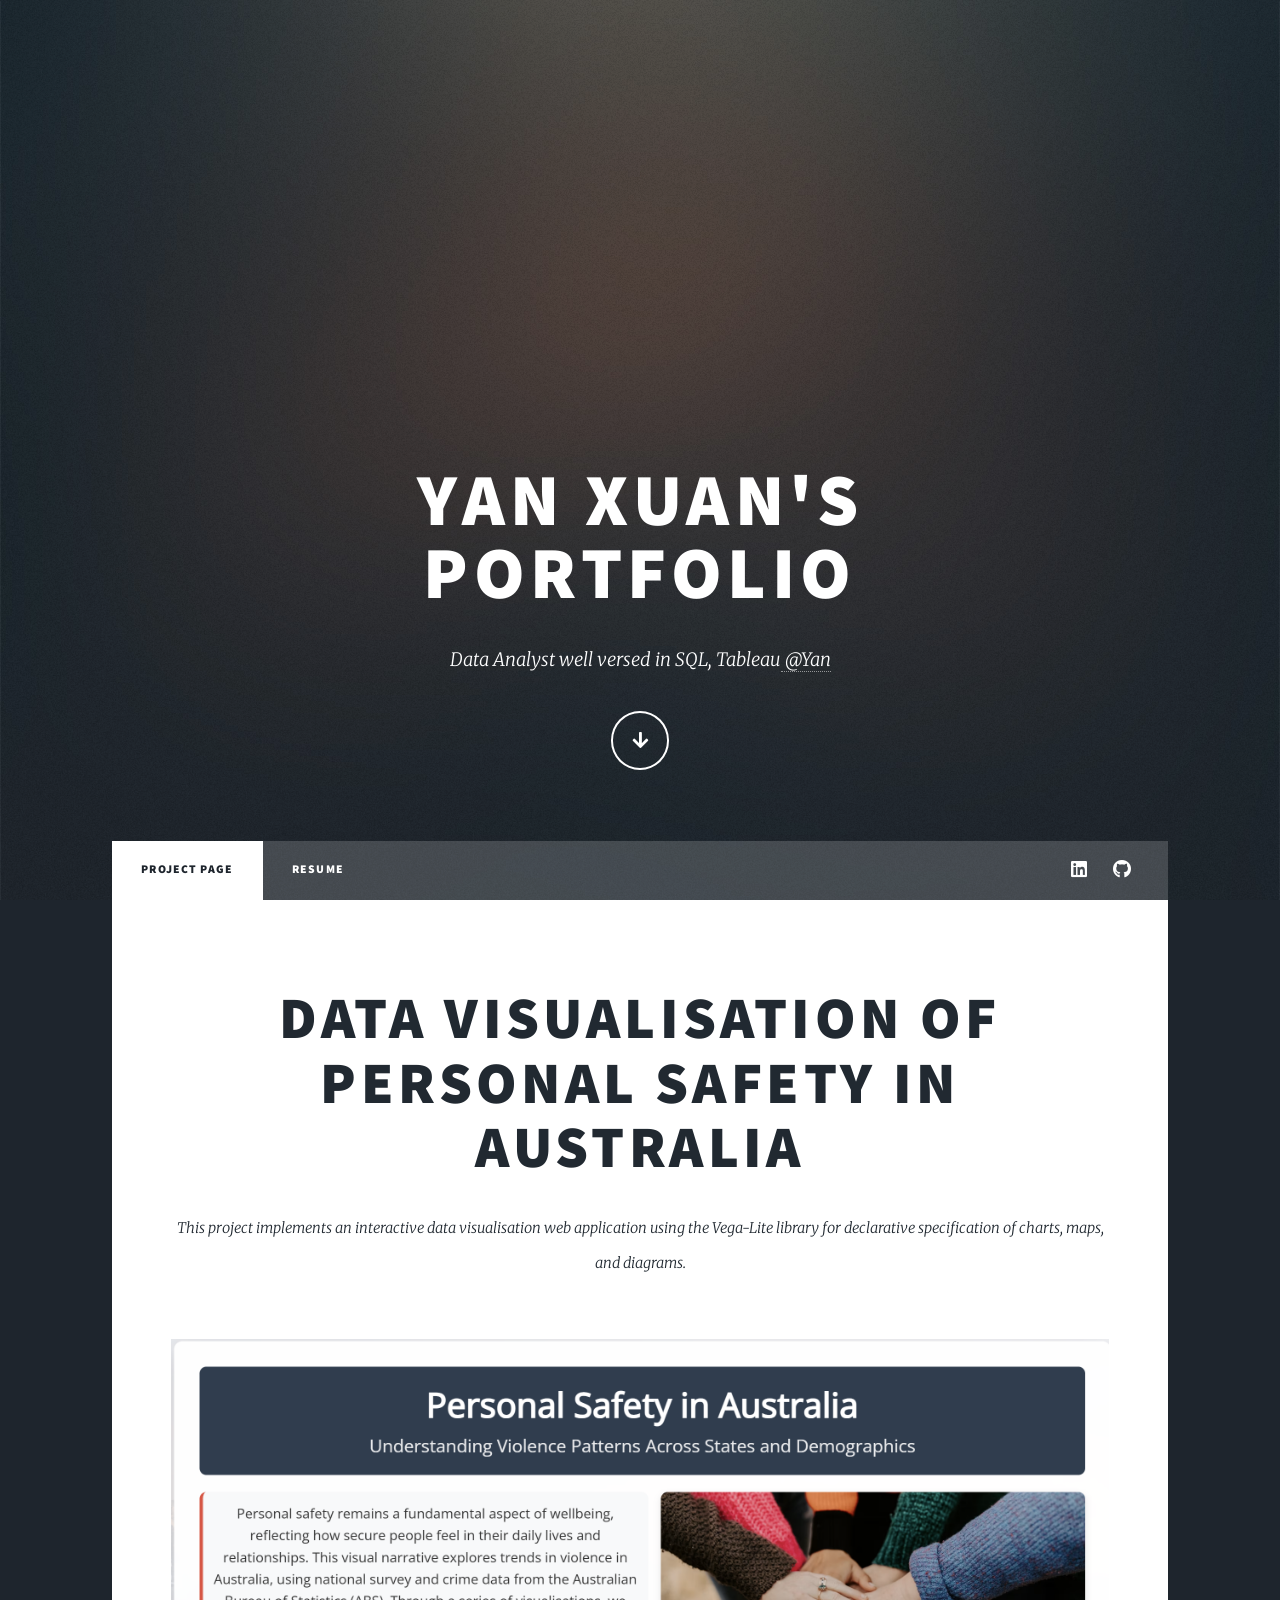
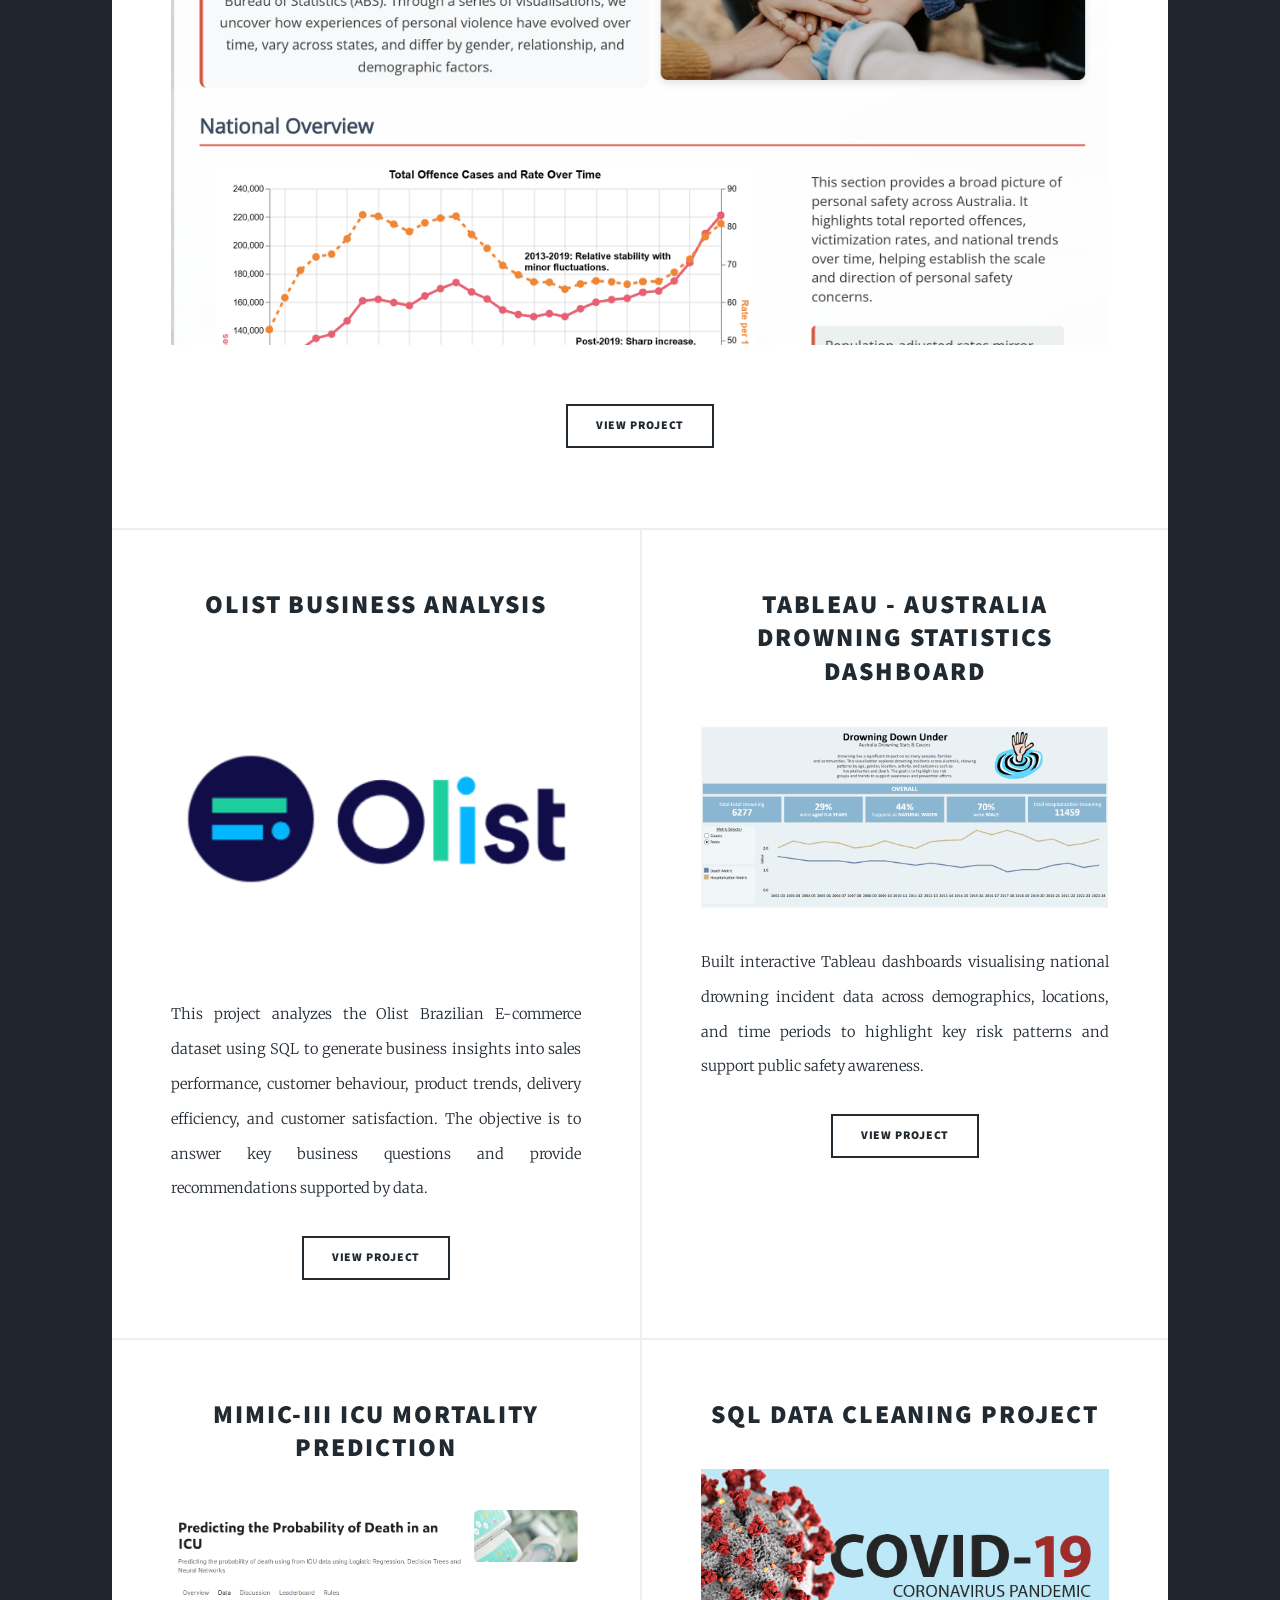
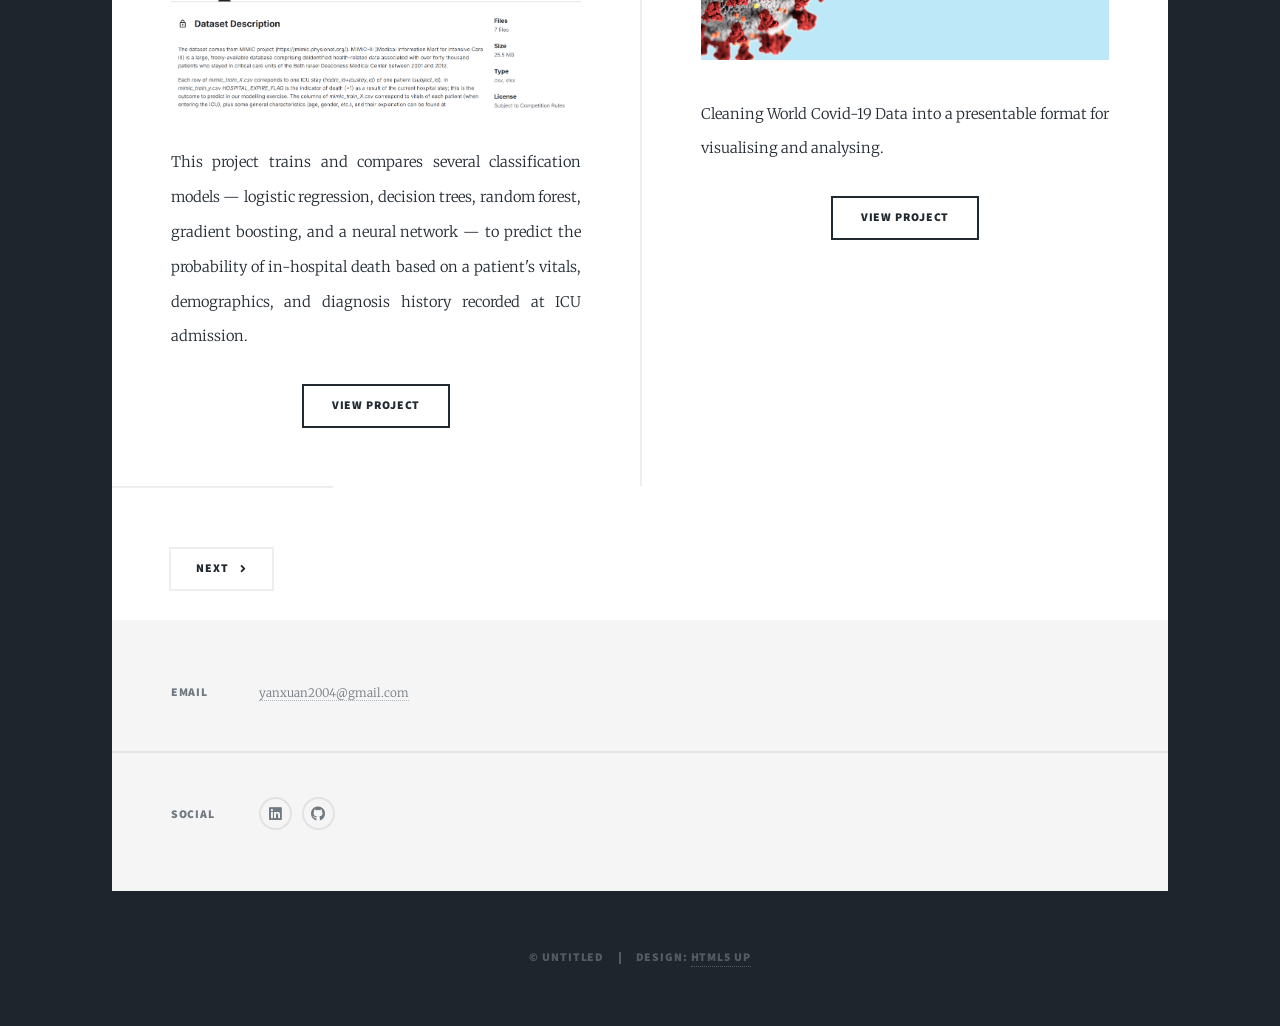
<file: index.html>
<!DOCTYPE HTML>
<html>
	<head>
		<title>Yan Xuan Portfolio</title>
		<meta charset="utf-8" />
		<meta name="viewport" content="width=device-width, initial-scale=1, user-scalable=no" />
		<link rel="stylesheet" href="assets/css/main.css" />
		<noscript><link rel="stylesheet" href="assets/css/noscript.css" /></noscript>
	</head>
	<body class="is-preload">

		<!-- Wrapper -->
			<div id="wrapper" class="fade-in">

				<!-- Intro -->
					<div id="intro">
						<h1>Yan Xuan's<br />
						PORTFOLIO</h1>
						<p>Data Analyst well versed in SQL, Tableau<a href="https://www.linkedin.com/in/yan-xuan-khoo-838b5131b/"> @Yan</a> </p>
						<ul class="actions">
							<li><a href="#header" class="button icon solid solo fa-arrow-down scrolly">Continue</a></li>
						</ul>
					</div>

				<!-- Header -->
					<header id="header">
						<a href="index.html" class="logo">More</a>
					</header>

				
					<!-- Nav -->
					<nav id="nav">
						<ul class="links">
							<li class="active"><a href="index.html">Project Page</a></li>
							<li><a href="generic.html">Resume</a></li>
						</ul>
						<ul class="icons">
							<li><a href="https://www.linkedin.com/in/yan-xuan-khoo-838b5131b/" class="icon brands fa-linkedin"><span class="label">LinkedIn</span></a></li>
							<li><a href="https://github.com/Yan-data04" class="icon brands fa-github"><span class="label">GitHub</span></a></li>
						</ul>
					</nav>

				<!-- Main -->
					<div id="main">

						<!-- Featured Post -->
							<article class="post featured">
								<header class="major">

									<h2><a href="#">Data Visualisation of Personal Safety in Australia</a></h2>
									<p>This project implements an interactive data visualisation web application using the Vega-Lite library for declarative specification of charts, maps, and diagrams.</p>
								</header>
								<a href="#" class="image main"><img src="images/personal-safety-viz.png" alt="" /></a>
								<ul class="actions special">
									<li><a href="https://yan-data04.github.io/Data-Visualisation-of-Personal-Safety-in-Australia/viz2/" class="button" >View Project</a></li>
								</ul>
							</article>

						<!-- Posts -->
							<section class="posts">
								<article>
									<header>
										
										<h2><a href="#">Olist Business Analysis</a></h2>
									</header>
									<a href="#" class="image fit"><img src="images/olist image.png" alt="" /></a>
									<p> This project analyzes the Olist Brazilian E-commerce dataset using SQL to generate business insights into sales performance, customer behaviour, product trends, delivery efficiency, and customer satisfaction. The objective is to answer key business questions and provide recommendations supported by data.</p>
									<ul class="actions special">
										<li><a href="https://github.com/Yan-data04/olist-business-analysis-sql" class="button">View Project</a></li>
									</ul>
								</article>
								<article>
									<header>
										
										<h2><a href="#">Tableau - Australia Drowning Statistics Dashboard</a></h2>
									</header>
									<a href="#" class="image fit"><img src="images/Aus_Drowning_viz.png" alt="" /></a>
									<p> Built interactive Tableau dashboards visualising national drowning incident data across demographics, locations, and time periods to highlight key risk patterns and support public safety awareness.</p>
									<ul class="actions special">
									<li><a href="https://public.tableau.com/views/VIS13179/Dashboard12?:language=en-US&:sid=&:redirect=auth&:display_count=n&:origin=viz_share_link " class="button" >View Project</a></li>
								</ul>
								</article>
								<article>
									<header>
										
										<h2><a href="#">MIMIC-III ICU Mortality Prediction</a></h2>
									</header>
									<a href="#" class="image fit"><img src="images/Kaggle.png" alt="" /></a>
									<p>This project trains and compares several classification models — logistic regression, decision trees, random forest, gradient boosting, and a neural network — to predict the probability of in-hospital death based on a patient's vitals, demographics, and diagnosis history recorded at ICU admission.</p>
									<ul class="actions special">
										<li><a href="https://github.com/Yan-data04/Kaggle-Predicting-the-Probability-of-Death-in-an-ICU" class="button">View Project</a></li>
									</ul>
								</article>
								<article>
									<header>
										
										<h2><a href="#">SQL Data Cleaning Project</a></h2>
									</header>
									<a href="#" class="image fit"><img src="images/Covid19b.jpg" alt="" /></a>
									<p>Cleaning World Covid-19 Data into a presentable format for visualising and analysing.</p>
									<ul class="actions special">
										<li><a href="https://github.com/Yan-data04/Covid-19-Data-Cleaning-and-Tableau" class="button">View Project</a></li>
									</ul>
								</article>
								
							
							</section>

						<div class="pagination" style="justify-content: center;">
	<a href="generic.html" class="next">Next</a>
</div>

					</div>

				<!-- Footer -->
					<footer id="footer">
						<section class="split contact">
							<section>
								<h3>Email</h3>
								<p><a href="mailto:yanxuan2004@gmail.com">yanxuan2004@gmail.com</a></p>
							</section>
							<section>
								<h3>Social</h3>
								<ul class="icons alt">
									<li><a href="https://www.linkedin.com/in/yan-xuan-khoo-838b5131b/" class="icon brands alt fa-linkedin"><span class="label">LinkedIn</span></a></li>
									<li><a href="https://github.com/Yan-data04" class="icon brands alt fa-github"><span class="label">GitHub</span></a></li>
								</ul>
							</section>
						</section>
					</footer>

				<!-- Copyright -->
					<div id="copyright">
						<ul><li>&copy; Untitled</li><li>Design: <a href="https://html5up.net">HTML5 UP</a></li></ul>
					</div>

			</div>

		<!-- Scripts -->
			<script src="assets/js/jquery.min.js"></script>
			<script src="assets/js/jquery.scrollex.min.js"></script>
			<script src="assets/js/jquery.scrolly.min.js"></script>
			<script src="assets/js/browser.min.js"></script>
			<script src="assets/js/breakpoints.min.js"></script>
			<script src="assets/js/util.js"></script>
			<script src="assets/js/main.js"></script>

	</body>
</html>
</file>
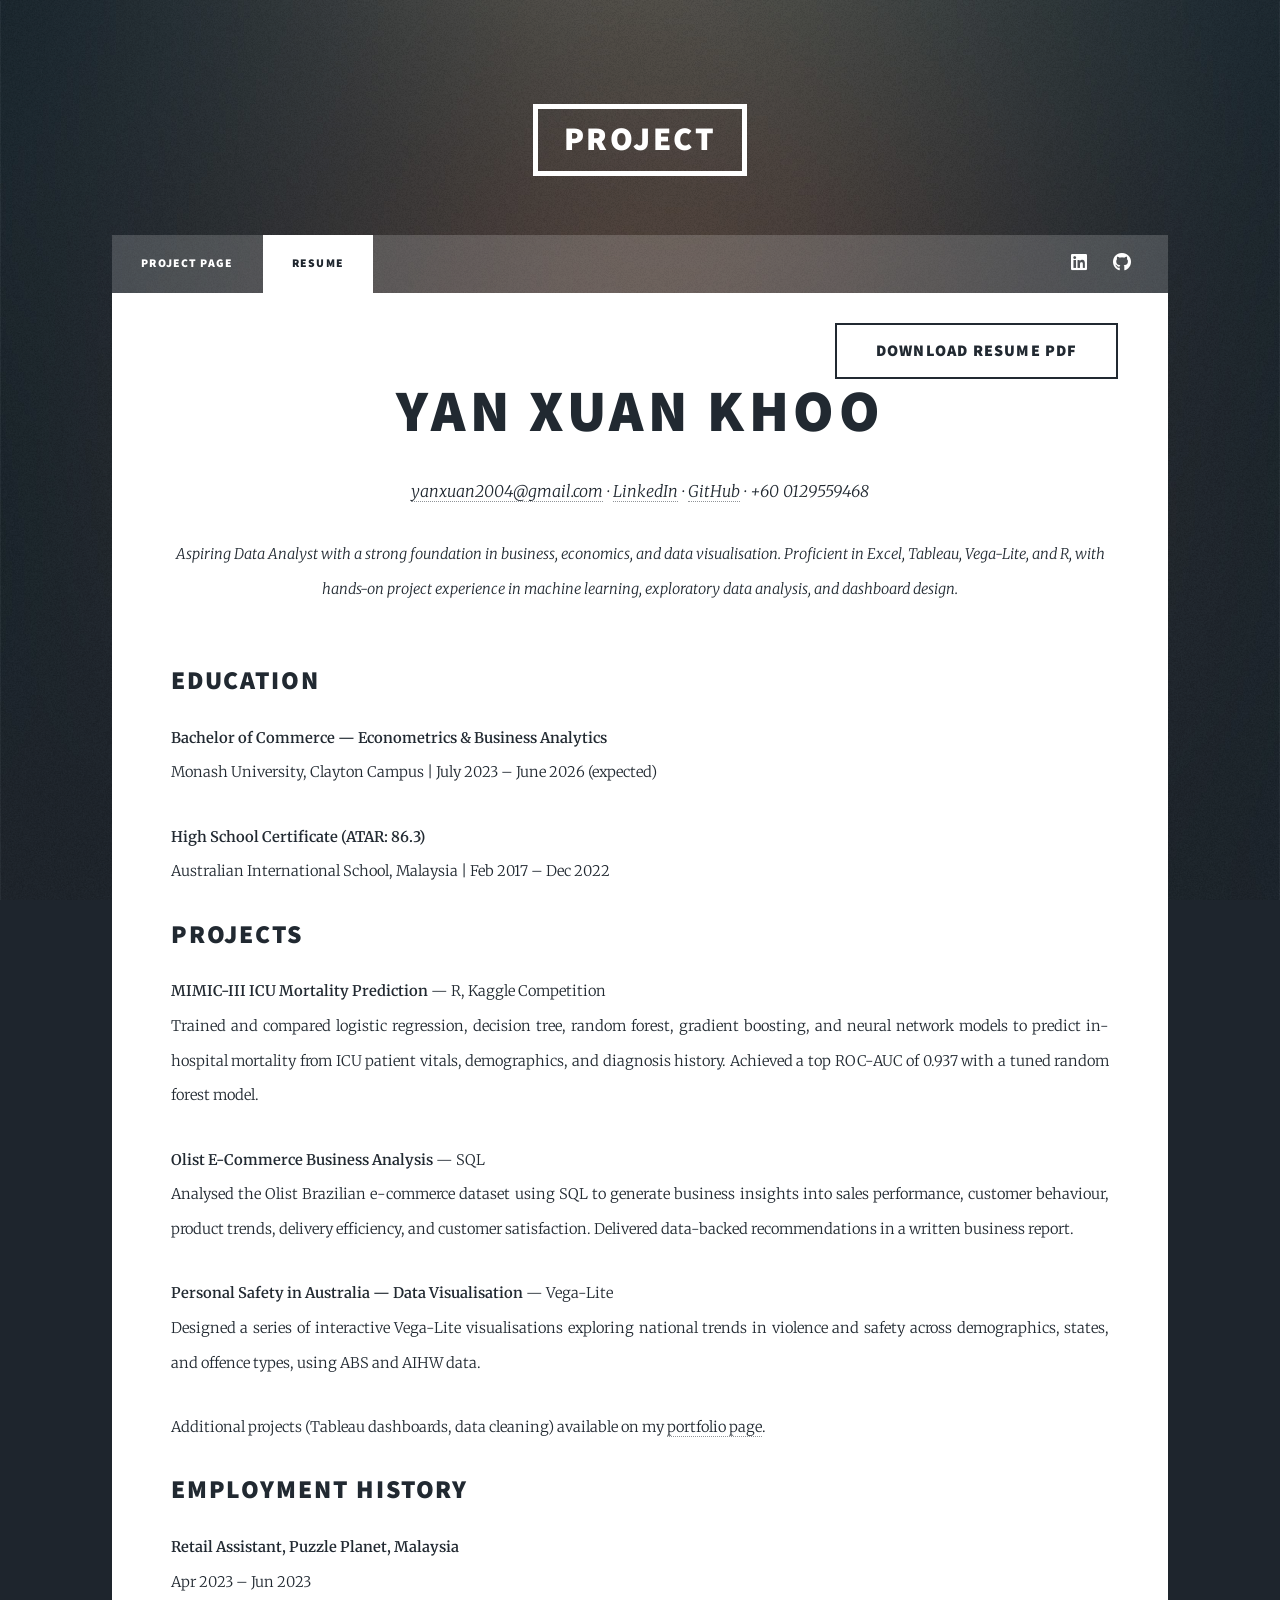
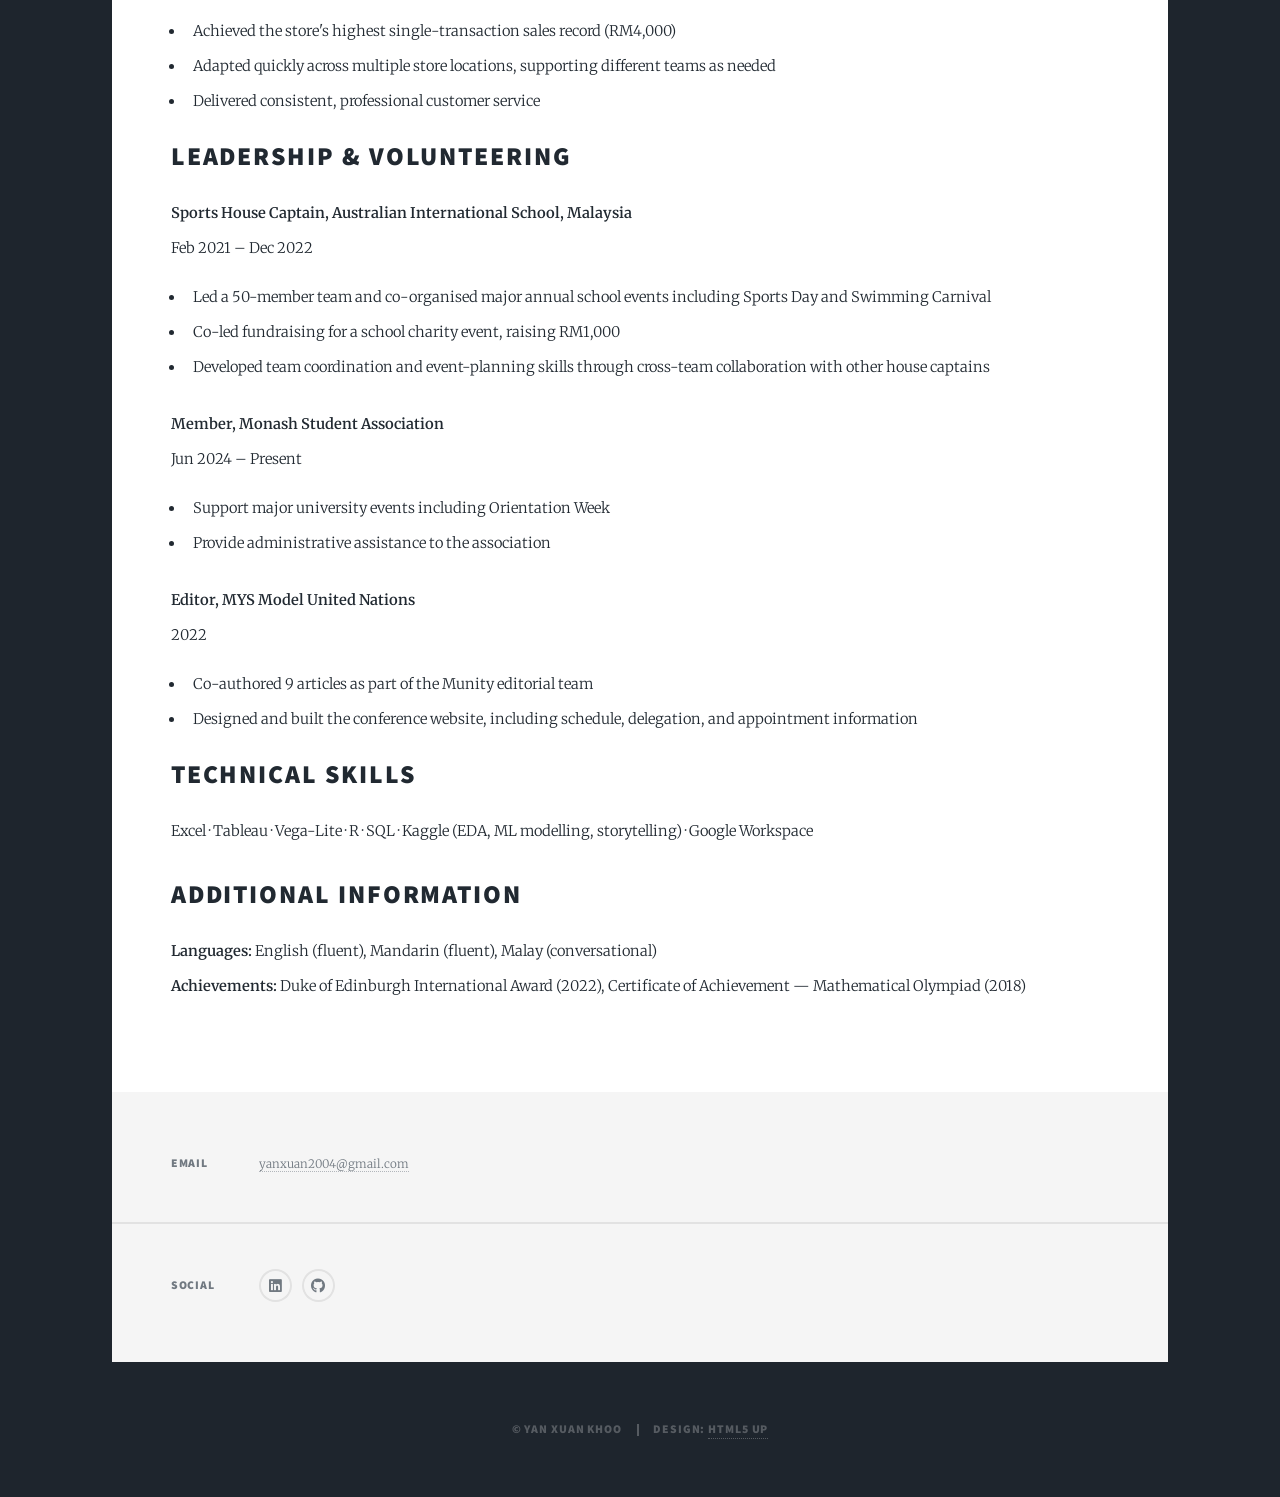
<file: generic.html>
<!DOCTYPE HTML>
<html>
	<head>
		<title>Resume - Yan Xuan</title>
		<meta charset="utf-8" />
		<meta name="viewport" content="width=device-width, initial-scale=1, user-scalable=no" />
		<link rel="stylesheet" href="assets/css/main.css" />
		<noscript><link rel="stylesheet" href="assets/css/noscript.css" /></noscript>
	</head>
	<body class="is-preload">

		<!-- Wrapper -->
			<div id="wrapper">

				<!-- Header -->
					<header id="header">
						<a href="index.html" class="logo">Project</a>
					</header>

				<!-- Nav -->
					<nav id="nav">
						<ul class="links">
							<li><a href="index.html">Project Page</a></li>
							<li class="active"><a href="generic.html">Resume</a></li>
						</ul>
						<ul class="icons">
							<li><a href="https://www.linkedin.com/in/yan-xuan-khoo-838b5131b/" class="icon brands fa-linkedin"><span class="label">LinkedIn</span></a></li>
							<li><a href="https://github.com/Yan-data04" class="icon brands fa-github"><span class="label">GitHub</span></a></li>
						</ul>
					</nav>

				<!-- Main -->
					<div id="main">

						<!-- Post -->
							<section class="post">
								<header class="major">
									<h1>Yan Xuan Khoo</h1>
									<p><a href="mailto:yanxuan2004@gmail.com">yanxuan2004@gmail.com</a> ·
									<a href="https://www.linkedin.com/in/yan-xuan-khoo-838b5131b/">LinkedIn</a> ·
									<a href="https://github.com/Yan-data04">GitHub</a> ·
									+60 0129559468 </p>
									<p>Aspiring Data Analyst with a strong foundation in business, economics, and data visualisation.
									Proficient in Excel, Tableau, Vega-Lite, and R, with hands-on project experience in machine
									learning, exploratory data analysis, and dashboard design.</p>
								</header>

								<ul class="actions" id="resume-download">
    <li><a href="files/resume.pdf" class="button small" download>Download Resume PDF</a></li>
</ul>

								<h2>Education</h2>
								<p><strong>Bachelor of Commerce — Econometrics &amp; Business Analytics</strong><br />
								Monash University, Clayton Campus | July 2023 – June 2026 (expected)</p>
								<p><strong>High School Certificate (ATAR: 86.3)</strong><br />
								Australian International School, Malaysia | Feb 2017 – Dec 2022</p>

								<h2>Projects</h2>
								<p><strong>MIMIC-III ICU Mortality Prediction</strong> — R, Kaggle Competition<br />
								Trained and compared logistic regression, decision tree, random forest, gradient boosting, and
								neural network models to predict in-hospital mortality from ICU patient vitals, demographics,
								and diagnosis history. Achieved a top ROC-AUC of 0.937 with a tuned random forest model.</p>

								<p><strong>Olist E-Commerce Business Analysis</strong> — SQL<br />
								Analysed the Olist Brazilian e-commerce dataset using SQL to generate business insights into
								sales performance, customer behaviour, product trends, delivery efficiency, and customer
								satisfaction. Delivered data-backed recommendations in a written business report.</p>

								<p><strong>Personal Safety in Australia — Data Visualisation</strong> — Vega-Lite<br />
								Designed a series of interactive Vega-Lite visualisations exploring national trends in violence
								and safety across demographics, states, and offence types, using ABS and AIHW data.</p>

								<p>Additional projects (Tableau dashboards, data cleaning) available on my <a href="index.html">portfolio page</a>.</p>

								<h2>Employment History</h2>
								<p><strong>Retail Assistant, Puzzle Planet, Malaysia</strong><br />
								Apr 2023 – Jun 2023</p>
								<ul>
									<li>Achieved the store's highest single-transaction sales record (RM4,000)</li>
									<li>Adapted quickly across multiple store locations, supporting different teams as needed</li>
									<li>Delivered consistent, professional customer service</li>
								</ul>

								<h2>Leadership &amp; Volunteering</h2>
								<p><strong>Sports House Captain, Australian International School, Malaysia</strong><br />
								Feb 2021 – Dec 2022</p>
								<ul>
									<li>Led a 50-member team and co-organised major annual school events including Sports Day and Swimming Carnival</li>
									<li>Co-led fundraising for a school charity event, raising RM1,000</li>
									<li>Developed team coordination and event-planning skills through cross-team collaboration with other house captains</li>
								</ul>

								<p><strong>Member, Monash Student Association</strong><br />
								Jun 2024 – Present</p>
								<ul>
									<li>Support major university events including Orientation Week</li>
									<li>Provide administrative assistance to the association</li>
								</ul>

								<p><strong>Editor, MYS Model United Nations</strong><br />
								2022</p>
								<ul>
									<li>Co-authored 9 articles as part of the Munity editorial team</li>
									<li>Designed and built the conference website, including schedule, delegation, and appointment information</li>
								</ul>

								<h2>Technical Skills</h2>
								<p>Excel · Tableau · Vega-Lite · R · SQL · Kaggle (EDA, ML modelling, storytelling) · Google Workspace</p>

								<h2>Additional Information</h2>
								<p><strong>Languages:</strong> English (fluent), Mandarin (fluent), Malay (conversational)<br />
								<strong>Achievements:</strong> Duke of Edinburgh International Award (2022), Certificate of
								Achievement — Mathematical Olympiad (2018)</p>

							</section>

					</div>

				<!-- Footer -->
					<footer id="footer">
						<section class="split contact">
							<section>
								<h3>Email</h3>
								<p><a href="mailto:yanxuan2004@gmail.com">yanxuan2004@gmail.com</a></p>
							</section>
							<section>
								<h3>Social</h3>
								<ul class="icons alt">
									<li><a href="https://www.linkedin.com/in/yan-xuan-khoo-838b5131b/" class="icon brands alt fa-linkedin"><span class="label">LinkedIn</span></a></li>
									<li><a href="https://github.com/Yan-data04" class="icon brands alt fa-github"><span class="label">GitHub</span></a></li>
								</ul>
							</section>
						</section>
					</footer>

				<!-- Copyright -->
					<div id="copyright">
						<ul><li>&copy; Yan Xuan Khoo</li><li>Design: <a href="https://html5up.net">HTML5 UP</a></li></ul>
					</div>

			</div>

		<!-- Scripts -->
			<script src="assets/js/jquery.min.js"></script>
			<script src="assets/js/jquery.scrollex.min.js"></script>
			<script src="assets/js/jquery.scrolly.min.js"></script>
			<script src="assets/js/browser.min.js"></script>
			<script src="assets/js/breakpoints.min.js"></script>
			<script src="assets/js/util.js"></script>
			<script src="assets/js/main.js"></script>

	</body>
</html>
</file>
<file: assets/css/main.css>
@import url(fontawesome-all.min.css);
@import url("https://fonts.googleapis.com/css?family=Merriweather:300,700,300italic,700italic|Source+Sans+Pro:900");


html, body, div, span, applet, object,
iframe, h1, h2, h3, h4, h5, h6, p, blockquote,
pre, a, abbr, acronym, address, big, cite,
code, del, dfn, em, img, ins, kbd, q, s, samp,
small, strike, strong, sub, sup, tt, var, b,
u, i, center, dl, dt, dd, ol, ul, li, fieldset,
form, label, legend, table, caption, tbody,
tfoot, thead, tr, th, td, article, aside,
canvas, details, embed, figure, figcaption,
footer, header, hgroup, menu, nav, output, ruby,
section, summary, time, mark, audio, video {
	margin: 0;
	padding: 0;
	border: 0;
	font-size: 100%;
	font: inherit;
	vertical-align: baseline;}

article, aside, details, figcaption, figure,
footer, header, hgroup, menu, nav, section {
	display: block;}

body {
	line-height: 1;
}

ol, ul {
	list-style: none;
}

blockquote, q {
	quotes: none;
}

	blockquote:before, blockquote:after, q:before, q:after {
		content: '';
		content: none;
	}

table {
	border-collapse: collapse;
	border-spacing: 0;
}

body {
	-webkit-text-size-adjust: none;
}

mark {
	background-color: transparent;
	color: inherit;
}

input::-moz-focus-inner {
	border: 0;
	padding: 0;
}

input, select, textarea {
	-moz-appearance: none;
	-webkit-appearance: none;
	-ms-appearance: none;
	appearance: none;
}

/* Basic */

	@-ms-viewport {
		width: device-width;
	}

	body {
		-ms-overflow-style: scrollbar;
	}

	@media screen and (max-width: 480px) {

		html, body {
			min-width: 320px;
		}

	}

	html {
		box-sizing: border-box;
	}

	*, *:before, *:after {
		box-sizing: inherit;
	}

	body {
		background-color: #1e252d;
	}

		body.is-preload *, body.is-preload *:before, body.is-preload *:after {
			-moz-animation: none !important;
			-webkit-animation: none !important;
			-ms-animation: none !important;
			animation: none !important;
			-moz-transition: none !important;
			-webkit-transition: none !important;
			-ms-transition: none !important;
			transition: none !important;
		}

/* Type */

	html {
		font-size: 16pt;
	}

		@media screen and (max-width: 1680px) {

			html {
				font-size: 12pt;
			}

		}

		@media screen and (max-width: 1280px) {

			html {
				font-size: 11pt;
			}

		}

		@media screen and (max-width: 360px) {

			html {
				font-size: 10pt;
			}

		}

	body {
		color: #212931;
	}

	body, input, select, textarea {
		font-family: "Merriweather", Georgia, serif;
		font-weight: 300;
		font-size: 1rem;
		line-height: 2.375;
	}

	a {
		-moz-transition: color 0.2s ease-in-out, background-color 0.2s ease-in-out, border-color 0.2s ease-in-out, box-shadow 0.2s ease-in-out;
		-webkit-transition: color 0.2s ease-in-out, background-color 0.2s ease-in-out, border-color 0.2s ease-in-out, box-shadow 0.2s ease-in-out;
		-ms-transition: color 0.2s ease-in-out, background-color 0.2s ease-in-out, border-color 0.2s ease-in-out, box-shadow 0.2s ease-in-out;
		transition: color 0.2s ease-in-out, background-color 0.2s ease-in-out, border-color 0.2s ease-in-out, box-shadow 0.2s ease-in-out;
		border-bottom: dotted 1px;
		text-decoration: none;
	}

		a:hover {
			border-bottom-color: transparent;
		}

	strong, b {
		font-weight: 600;
	}

	em, i {
		font-style: italic;
	}

	p {
		text-align: justify;
		margin: 0 0 2rem 0;
	}

	h1, h2, h3, h4, h5, h6 {
		font-family: "Source Sans Pro", Helvetica, sans-serif;
		font-weight: 900;
		line-height: 1.5;
		letter-spacing: 0.075em;
		text-transform: uppercase;
		margin: 0 0 1rem 0;
	}

		h1 a, h2 a, h3 a, h4 a, h5 a, h6 a {
			border-bottom: 0;
			color: inherit;
			text-decoration: none;
		}

	h1 {
		font-size: 4rem;
		line-height: 1.1;
		margin: 0 0 2rem 0;
	}

	h2 {
		font-size: 1.75rem;
		line-height: 1.3;
		margin: 0 0 1.5rem 0;
	}

	h3 {
		font-size: 1.25rem;
		margin: 0 0 1.5rem 0;
	}

	h4 {
		font-size: 1rem;
	}

	h5 {
		font-size: 0.9rem;
	}

	h6 {
		font-size: 0.8rem;
	}

	sub {
		font-size: 0.8rem;
		position: relative;
		top: 0.5rem;
	}

	sup {
		font-size: 0.8rem;
		position: relative;
		top: -0.5rem;
	}

	blockquote {
		border-left: solid 4px;
		font-style: italic;
		margin: 0 0 2rem 0;
		padding: 0.5rem 0 0.5rem 2rem;
	}

	code {
		border: solid 2px;
		font-family: "Courier New", monospace;
		font-size: 0.9rem;
		margin: 0 0.25rem;
		padding: 0.25rem 0.65rem;
	}

	pre {
		-webkit-overflow-scrolling: touch;
		font-family: "Courier New", monospace;
		font-size: 0.9rem;
		margin: 0 0 2rem 0;
	}

		pre code {
			display: block;
			line-height: 1.75;
			padding: 1rem 1.5rem;
			overflow-x: auto;
		}

	hr {
		border: 0;
		border-bottom: solid 2px;
		margin: 3rem 0;
	}

		hr.major {
			margin: 5rem 0;
		}

	.align-left {
		text-align: left;
	}

	.align-center {
		text-align: center;
	}

	.align-right {
		text-align: right;
	}

	input, select, textarea {
		color: #212931;
	}

	a {
		color: #212931;
		border-bottom-color: rgba(33, 41, 49, 0.5);
	}

		a:hover {
			border-bottom-color: transparent;
			color: #18bfef !important;
		}

	strong, b {
		color: #212931;
	}

	h1, h2, h3, h4, h5, h6 {
		color: #212931;
	}

	blockquote {
		border-left-color: #eeeeee;
	}

	code {
		background: rgba(220, 220, 220, 0.25);
		border-color: #eeeeee;
	}

	hr {
		border-bottom-color: #eeeeee;
	}

/* Row */

	.row {
		display: flex;
		flex-wrap: wrap;
		box-sizing: border-box;
		align-items: stretch;
	}

		.row > * {
			box-sizing: border-box;
		}

		.row.gtr-uniform > * > :last-child {
			margin-bottom: 0;
		}

		.row.aln-left {
			justify-content: flex-start;
		}

		.row.aln-center {
			justify-content: center;
		}

		.row.aln-right {
			justify-content: flex-end;
		}

		.row.aln-top {
			align-items: flex-start;
		}

		.row.aln-middle {
			align-items: center;
		}

		.row.aln-bottom {
			align-items: flex-end;
		}

		.row > .imp {
			order: -1;
		}

		.row > .col-1 {
			width: 8.33333%;
		}

		.row > .off-1 {
			margin-left: 8.33333%;
		}

		.row > .col-2 {
			width: 16.66667%;
		}

		.row > .off-2 {
			margin-left: 16.66667%;
		}

		.row > .col-3 {
			width: 25%;
		}

		.row > .off-3 {
			margin-left: 25%;
		}

		.row > .col-4 {
			width: 33.33333%;
		}

		.row > .off-4 {
			margin-left: 33.33333%;
		}

		.row > .col-5 {
			width: 41.66667%;
		}

		.row > .off-5 {
			margin-left: 41.66667%;
		}

		.row > .col-6 {
			width: 50%;
		}

		.row > .off-6 {
			margin-left: 50%;
		}

		.row > .col-7 {
			width: 58.33333%;
		}

		.row > .off-7 {
			margin-left: 58.33333%;
		}

		.row > .col-8 {
			width: 66.66667%;
		}

		.row > .off-8 {
			margin-left: 66.66667%;
		}

		.row > .col-9 {
			width: 75%;
		}

		.row > .off-9 {
			margin-left: 75%;
		}

		.row > .col-10 {
			width: 83.33333%;
		}

		.row > .off-10 {
			margin-left: 83.33333%;
		}

		.row > .col-11 {
			width: 91.66667%;
		}

		.row > .off-11 {
			margin-left: 91.66667%;
		}

		.row > .col-12 {
			width: 100%;
		}

		.row > .off-12 {
			margin-left: 100%;
		}

		.row.gtr-0 {
			margin-top: 0;
			margin-left: 0rem;
		}

			.row.gtr-0 > * {
				padding: 0 0 0 0rem;
			}

			.row.gtr-0.gtr-uniform {
				margin-top: 0rem;
			}

				.row.gtr-0.gtr-uniform > * {
					padding-top: 0rem;
				}

		.row.gtr-25 {
			margin-top: 0;
			margin-left: -0.375rem;
		}

			.row.gtr-25 > * {
				padding: 0 0 0 0.375rem;
			}

			.row.gtr-25.gtr-uniform {
				margin-top: -0.375rem;
			}

				.row.gtr-25.gtr-uniform > * {
					padding-top: 0.375rem;
				}

		.row.gtr-50 {
			margin-top: 0;
			margin-left: -0.75rem;
		}

			.row.gtr-50 > * {
				padding: 0 0 0 0.75rem;
			}

			.row.gtr-50.gtr-uniform {
				margin-top: -0.75rem;
			}

				.row.gtr-50.gtr-uniform > * {
					padding-top: 0.75rem;
				}

		.row {
			margin-top: 0;
			margin-left: -1.5rem;
		}

			.row > * {
				padding: 0 0 0 1.5rem;
			}

			.row.gtr-uniform {
				margin-top: -1.5rem;
			}

				.row.gtr-uniform > * {
					padding-top: 1.5rem;
				}

		.row.gtr-150 {
			margin-top: 0;
			margin-left: -2.25rem;
		}

			.row.gtr-150 > * {
				padding: 0 0 0 2.25rem;
			}

			.row.gtr-150.gtr-uniform {
				margin-top: -2.25rem;
			}

				.row.gtr-150.gtr-uniform > * {
					padding-top: 2.25rem;
				}

		.row.gtr-200 {
			margin-top: 0;
			margin-left: -3rem;
		}

			.row.gtr-200 > * {
				padding: 0 0 0 3rem;
			}

			.row.gtr-200.gtr-uniform {
				margin-top: -3rem;
			}

				.row.gtr-200.gtr-uniform > * {
					padding-top: 3rem;
				}

		@media screen and (max-width: 1680px) {

			.row {
				display: flex;
				flex-wrap: wrap;
				box-sizing: border-box;
				align-items: stretch;
			}

				.row > * {
					box-sizing: border-box;
				}

				.row.gtr-uniform > * > :last-child {
					margin-bottom: 0;
				}

				.row.aln-left {
					justify-content: flex-start;
				}

				.row.aln-center {
					justify-content: center;
				}

				.row.aln-right {
					justify-content: flex-end;
				}

				.row.aln-top {
					align-items: flex-start;
				}

				.row.aln-middle {
					align-items: center;
				}

				.row.aln-bottom {
					align-items: flex-end;
				}

				.row > .imp-xlarge {
					order: -1;
				}

				.row > .col-1-xlarge {
					width: 8.33333%;
				}

				.row > .off-1-xlarge {
					margin-left: 8.33333%;
				}

				.row > .col-2-xlarge {
					width: 16.66667%;
				}

				.row > .off-2-xlarge {
					margin-left: 16.66667%;
				}

				.row > .col-3-xlarge {
					width: 25%;
				}

				.row > .off-3-xlarge {
					margin-left: 25%;
				}

				.row > .col-4-xlarge {
					width: 33.33333%;
				}

				.row > .off-4-xlarge {
					margin-left: 33.33333%;
				}

				.row > .col-5-xlarge {
					width: 41.66667%;
				}

				.row > .off-5-xlarge {
					margin-left: 41.66667%;
				}

				.row > .col-6-xlarge {
					width: 50%;
				}

				.row > .off-6-xlarge {
					margin-left: 50%;
				}

				.row > .col-7-xlarge {
					width: 58.33333%;
				}

				.row > .off-7-xlarge {
					margin-left: 58.33333%;
				}

				.row > .col-8-xlarge {
					width: 66.66667%;
				}

				.row > .off-8-xlarge {
					margin-left: 66.66667%;
				}

				.row > .col-9-xlarge {
					width: 75%;
				}

				.row > .off-9-xlarge {
					margin-left: 75%;
				}

				.row > .col-10-xlarge {
					width: 83.33333%;
				}

				.row > .off-10-xlarge {
					margin-left: 83.33333%;
				}

				.row > .col-11-xlarge {
					width: 91.66667%;
				}

				.row > .off-11-xlarge {
					margin-left: 91.66667%;
				}

				.row > .col-12-xlarge {
					width: 100%;
				}

				.row > .off-12-xlarge {
					margin-left: 100%;
				}

				.row.gtr-0 {
					margin-top: 0;
					margin-left: 0rem;
				}

					.row.gtr-0 > * {
						padding: 0 0 0 0rem;
					}

					.row.gtr-0.gtr-uniform {
						margin-top: 0rem;
					}

						.row.gtr-0.gtr-uniform > * {
							padding-top: 0rem;
						}

				.row.gtr-25 {
					margin-top: 0;
					margin-left: -0.375rem;
				}

					.row.gtr-25 > * {
						padding: 0 0 0 0.375rem;
					}

					.row.gtr-25.gtr-uniform {
						margin-top: -0.375rem;
					}

						.row.gtr-25.gtr-uniform > * {
							padding-top: 0.375rem;
						}

				.row.gtr-50 {
					margin-top: 0;
					margin-left: -0.75rem;
				}

					.row.gtr-50 > * {
						padding: 0 0 0 0.75rem;
					}

					.row.gtr-50.gtr-uniform {
						margin-top: -0.75rem;
					}

						.row.gtr-50.gtr-uniform > * {
							padding-top: 0.75rem;
						}

				.row {
					margin-top: 0;
					margin-left: -1.5rem;
				}

					.row > * {
						padding: 0 0 0 1.5rem;
					}

					.row.gtr-uniform {
						margin-top: -1.5rem;
					}

						.row.gtr-uniform > * {
							padding-top: 1.5rem;
						}

				.row.gtr-150 {
					margin-top: 0;
					margin-left: -2.25rem;
				}

					.row.gtr-150 > * {
						padding: 0 0 0 2.25rem;
					}

					.row.gtr-150.gtr-uniform {
						margin-top: -2.25rem;
					}

						.row.gtr-150.gtr-uniform > * {
							padding-top: 2.25rem;
						}

				.row.gtr-200 {
					margin-top: 0;
					margin-left: -3rem;
				}

					.row.gtr-200 > * {
						padding: 0 0 0 3rem;
					}

					.row.gtr-200.gtr-uniform {
						margin-top: -3rem;
					}

						.row.gtr-200.gtr-uniform > * {
							padding-top: 3rem;
						}

		}

		@media screen and (max-width: 1280px) {

			.row {
				display: flex;
				flex-wrap: wrap;
				box-sizing: border-box;
				align-items: stretch;
			}

				.row > * {
					box-sizing: border-box;
				}

				.row.gtr-uniform > * > :last-child {
					margin-bottom: 0;
				}

				.row.aln-left {
					justify-content: flex-start;
				}

				.row.aln-center {
					justify-content: center;
				}

				.row.aln-right {
					justify-content: flex-end;
				}

				.row.aln-top {
					align-items: flex-start;
				}

				.row.aln-middle {
					align-items: center;
				}

				.row.aln-bottom {
					align-items: flex-end;
				}

				.row > .imp-large {
					order: -1;
				}

				.row > .col-1-large {
					width: 8.33333%;
				}

				.row > .off-1-large {
					margin-left: 8.33333%;
				}

				.row > .col-2-large {
					width: 16.66667%;
				}

				.row > .off-2-large {
					margin-left: 16.66667%;
				}

				.row > .col-3-large {
					width: 25%;
				}

				.row > .off-3-large {
					margin-left: 25%;
				}

				.row > .col-4-large {
					width: 33.33333%;
				}

				.row > .off-4-large {
					margin-left: 33.33333%;
				}

				.row > .col-5-large {
					width: 41.66667%;
				}

				.row > .off-5-large {
					margin-left: 41.66667%;
				}

				.row > .col-6-large {
					width: 50%;
				}

				.row > .off-6-large {
					margin-left: 50%;
				}

				.row > .col-7-large {
					width: 58.33333%;
				}

				.row > .off-7-large {
					margin-left: 58.33333%;
				}

				.row > .col-8-large {
					width: 66.66667%;
				}

				.row > .off-8-large {
					margin-left: 66.66667%;
				}

				.row > .col-9-large {
					width: 75%;
				}

				.row > .off-9-large {
					margin-left: 75%;
				}

				.row > .col-10-large {
					width: 83.33333%;
				}

				.row > .off-10-large {
					margin-left: 83.33333%;
				}

				.row > .col-11-large {
					width: 91.66667%;
				}

				.row > .off-11-large {
					margin-left: 91.66667%;
				}

				.row > .col-12-large {
					width: 100%;
				}

				.row > .off-12-large {
					margin-left: 100%;
				}

				.row.gtr-0 {
					margin-top: 0;
					margin-left: 0rem;
				}

					.row.gtr-0 > * {
						padding: 0 0 0 0rem;
					}

					.row.gtr-0.gtr-uniform {
						margin-top: 0rem;
					}

						.row.gtr-0.gtr-uniform > * {
							padding-top: 0rem;
						}

				.row.gtr-25 {
					margin-top: 0;
					margin-left: -0.375rem;
				}

					.row.gtr-25 > * {
						padding: 0 0 0 0.375rem;
					}

					.row.gtr-25.gtr-uniform {
						margin-top: -0.375rem;
					}

						.row.gtr-25.gtr-uniform > * {
							padding-top: 0.375rem;
						}

				.row.gtr-50 {
					margin-top: 0;
					margin-left: -0.75rem;
				}

					.row.gtr-50 > * {
						padding: 0 0 0 0.75rem;
					}

					.row.gtr-50.gtr-uniform {
						margin-top: -0.75rem;
					}

						.row.gtr-50.gtr-uniform > * {
							padding-top: 0.75rem;
						}

				.row {
					margin-top: 0;
					margin-left: -1.5rem;
				}

					.row > * {
						padding: 0 0 0 1.5rem;
					}

					.row.gtr-uniform {
						margin-top: -1.5rem;
					}

						.row.gtr-uniform > * {
							padding-top: 1.5rem;
						}

				.row.gtr-150 {
					margin-top: 0;
					margin-left: -2.25rem;
				}

					.row.gtr-150 > * {
						padding: 0 0 0 2.25rem;
					}

					.row.gtr-150.gtr-uniform {
						margin-top: -2.25rem;
					}

						.row.gtr-150.gtr-uniform > * {
							padding-top: 2.25rem;
						}

				.row.gtr-200 {
					margin-top: 0;
					margin-left: -3rem;
				}

					.row.gtr-200 > * {
						padding: 0 0 0 3rem;
					}

					.row.gtr-200.gtr-uniform {
						margin-top: -3rem;
					}

						.row.gtr-200.gtr-uniform > * {
							padding-top: 3rem;
						}

		}

		@media screen and (max-width: 980px) {

			.row {
				display: flex;
				flex-wrap: wrap;
				box-sizing: border-box;
				align-items: stretch;
			}

				.row > * {
					box-sizing: border-box;
				}

				.row.gtr-uniform > * > :last-child {
					margin-bottom: 0;
				}

				.row.aln-left {
					justify-content: flex-start;
				}

				.row.aln-center {
					justify-content: center;
				}

				.row.aln-right {
					justify-content: flex-end;
				}

				.row.aln-top {
					align-items: flex-start;
				}

				.row.aln-middle {
					align-items: center;
				}

				.row.aln-bottom {
					align-items: flex-end;
				}

				.row > .imp-medium {
					order: -1;
				}

				.row > .col-1-medium {
					width: 8.33333%;
				}

				.row > .off-1-medium {
					margin-left: 8.33333%;
				}

				.row > .col-2-medium {
					width: 16.66667%;
				}

				.row > .off-2-medium {
					margin-left: 16.66667%;
				}

				.row > .col-3-medium {
					width: 25%;
				}

				.row > .off-3-medium {
					margin-left: 25%;
				}

				.row > .col-4-medium {
					width: 33.33333%;
				}

				.row > .off-4-medium {
					margin-left: 33.33333%;
				}

				.row > .col-5-medium {
					width: 41.66667%;
				}

				.row > .off-5-medium {
					margin-left: 41.66667%;
				}

				.row > .col-6-medium {
					width: 50%;
				}

				.row > .off-6-medium {
					margin-left: 50%;
				}

				.row > .col-7-medium {
					width: 58.33333%;
				}

				.row > .off-7-medium {
					margin-left: 58.33333%;
				}

				.row > .col-8-medium {
					width: 66.66667%;
				}

				.row > .off-8-medium {
					margin-left: 66.66667%;
				}

				.row > .col-9-medium {
					width: 75%;
				}

				.row > .off-9-medium {
					margin-left: 75%;
				}

				.row > .col-10-medium {
					width: 83.33333%;
				}

				.row > .off-10-medium {
					margin-left: 83.33333%;
				}

				.row > .col-11-medium {
					width: 91.66667%;
				}

				.row > .off-11-medium {
					margin-left: 91.66667%;
				}

				.row > .col-12-medium {
					width: 100%;
				}

				.row > .off-12-medium {
					margin-left: 100%;
				}

				.row.gtr-0 {
					margin-top: 0;
					margin-left: 0rem;
				}

					.row.gtr-0 > * {
						padding: 0 0 0 0rem;
					}

					.row.gtr-0.gtr-uniform {
						margin-top: 0rem;
					}

						.row.gtr-0.gtr-uniform > * {
							padding-top: 0rem;
						}

				.row.gtr-25 {
					margin-top: 0;
					margin-left: -0.375rem;
				}

					.row.gtr-25 > * {
						padding: 0 0 0 0.375rem;
					}

					.row.gtr-25.gtr-uniform {
						margin-top: -0.375rem;
					}

						.row.gtr-25.gtr-uniform > * {
							padding-top: 0.375rem;
						}

				.row.gtr-50 {
					margin-top: 0;
					margin-left: -0.75rem;
				}

					.row.gtr-50 > * {
						padding: 0 0 0 0.75rem;
					}

					.row.gtr-50.gtr-uniform {
						margin-top: -0.75rem;
					}

						.row.gtr-50.gtr-uniform > * {
							padding-top: 0.75rem;
						}

				.row {
					margin-top: 0;
					margin-left: -1.5rem;
				}

					.row > * {
						padding: 0 0 0 1.5rem;
					}

					.row.gtr-uniform {
						margin-top: -1.5rem;
					}

						.row.gtr-uniform > * {
							padding-top: 1.5rem;
						}

				.row.gtr-150 {
					margin-top: 0;
					margin-left: -2.25rem;
				}

					.row.gtr-150 > * {
						padding: 0 0 0 2.25rem;
					}

					.row.gtr-150.gtr-uniform {
						margin-top: -2.25rem;
					}

						.row.gtr-150.gtr-uniform > * {
							padding-top: 2.25rem;
						}

				.row.gtr-200 {
					margin-top: 0;
					margin-left: -3rem;
				}

					.row.gtr-200 > * {
						padding: 0 0 0 3rem;
					}

					.row.gtr-200.gtr-uniform {
						margin-top: -3rem;
					}

						.row.gtr-200.gtr-uniform > * {
							padding-top: 3rem;
						}

		}

		@media screen and (max-width: 736px) {

			.row {
				display: flex;
				flex-wrap: wrap;
				box-sizing: border-box;
				align-items: stretch;
			}

				.row > * {
					box-sizing: border-box;
				}

				.row.gtr-uniform > * > :last-child {
					margin-bottom: 0;
				}

				.row.aln-left {
					justify-content: flex-start;
				}

				.row.aln-center {
					justify-content: center;
				}

				.row.aln-right {
					justify-content: flex-end;
				}

				.row.aln-top {
					align-items: flex-start;
				}

				.row.aln-middle {
					align-items: center;
				}

				.row.aln-bottom {
					align-items: flex-end;
				}

				.row > .imp-small {
					order: -1;
				}

				.row > .col-1-small {
					width: 8.33333%;
				}

				.row > .off-1-small {
					margin-left: 8.33333%;
				}

				.row > .col-2-small {
					width: 16.66667%;
				}

				.row > .off-2-small {
					margin-left: 16.66667%;
				}

				.row > .col-3-small {
					width: 25%;
				}

				.row > .off-3-small {
					margin-left: 25%;
				}

				.row > .col-4-small {
					width: 33.33333%;
				}

				.row > .off-4-small {
					margin-left: 33.33333%;
				}

				.row > .col-5-small {
					width: 41.66667%;
				}

				.row > .off-5-small {
					margin-left: 41.66667%;
				}

				.row > .col-6-small {
					width: 50%;
				}

				.row > .off-6-small {
					margin-left: 50%;
				}

				.row > .col-7-small {
					width: 58.33333%;
				}

				.row > .off-7-small {
					margin-left: 58.33333%;
				}

				.row > .col-8-small {
					width: 66.66667%;
				}

				.row > .off-8-small {
					margin-left: 66.66667%;
				}

				.row > .col-9-small {
					width: 75%;
				}

				.row > .off-9-small {
					margin-left: 75%;
				}

				.row > .col-10-small {
					width: 83.33333%;
				}

				.row > .off-10-small {
					margin-left: 83.33333%;
				}

				.row > .col-11-small {
					width: 91.66667%;
				}

				.row > .off-11-small {
					margin-left: 91.66667%;
				}

				.row > .col-12-small {
					width: 100%;
				}

				.row > .off-12-small {
					margin-left: 100%;
				}

				.row.gtr-0 {
					margin-top: 0;
					margin-left: 0rem;
				}

					.row.gtr-0 > * {
						padding: 0 0 0 0rem;
					}

					.row.gtr-0.gtr-uniform {
						margin-top: 0rem;
					}

						.row.gtr-0.gtr-uniform > * {
							padding-top: 0rem;
						}

				.row.gtr-25 {
					margin-top: 0;
					margin-left: -0.375rem;
				}

					.row.gtr-25 > * {
						padding: 0 0 0 0.375rem;
					}

					.row.gtr-25.gtr-uniform {
						margin-top: -0.375rem;
					}

						.row.gtr-25.gtr-uniform > * {
							padding-top: 0.375rem;
						}

				.row.gtr-50 {
					margin-top: 0;
					margin-left: -0.75rem;
				}

					.row.gtr-50 > * {
						padding: 0 0 0 0.75rem;
					}

					.row.gtr-50.gtr-uniform {
						margin-top: -0.75rem;
					}

						.row.gtr-50.gtr-uniform > * {
							padding-top: 0.75rem;
						}

				.row {
					margin-top: 0;
					margin-left: -1.5rem;
				}

					.row > * {
						padding: 0 0 0 1.5rem;
					}

					.row.gtr-uniform {
						margin-top: -1.5rem;
					}

						.row.gtr-uniform > * {
							padding-top: 1.5rem;
						}

				.row.gtr-150 {
					margin-top: 0;
					margin-left: -2.25rem;
				}

					.row.gtr-150 > * {
						padding: 0 0 0 2.25rem;
					}

					.row.gtr-150.gtr-uniform {
						margin-top: -2.25rem;
					}

						.row.gtr-150.gtr-uniform > * {
							padding-top: 2.25rem;
						}

				.row.gtr-200 {
					margin-top: 0;
					margin-left: -3rem;
				}

					.row.gtr-200 > * {
						padding: 0 0 0 3rem;
					}

					.row.gtr-200.gtr-uniform {
						margin-top: -3rem;
					}

						.row.gtr-200.gtr-uniform > * {
							padding-top: 3rem;
						}

		}

		@media screen and (max-width: 480px) {

			.row {
				display: flex;
				flex-wrap: wrap;
				box-sizing: border-box;
				align-items: stretch;
			}

				.row > * {
					box-sizing: border-box;
				}

				.row.gtr-uniform > * > :last-child {
					margin-bottom: 0;
				}

				.row.aln-left {
					justify-content: flex-start;
				}

				.row.aln-center {
					justify-content: center;
				}

				.row.aln-right {
					justify-content: flex-end;
				}

				.row.aln-top {
					align-items: flex-start;
				}

				.row.aln-middle {
					align-items: center;
				}

				.row.aln-bottom {
					align-items: flex-end;
				}

				.row > .imp-xsmall {
					order: -1;
				}

				.row > .col-1-xsmall {
					width: 8.33333%;
				}

				.row > .off-1-xsmall {
					margin-left: 8.33333%;
				}

				.row > .col-2-xsmall {
					width: 16.66667%;
				}

				.row > .off-2-xsmall {
					margin-left: 16.66667%;
				}

				.row > .col-3-xsmall {
					width: 25%;
				}

				.row > .off-3-xsmall {
					margin-left: 25%;
				}

				.row > .col-4-xsmall {
					width: 33.33333%;
				}

				.row > .off-4-xsmall {
					margin-left: 33.33333%;
				}

				.row > .col-5-xsmall {
					width: 41.66667%;
				}

				.row > .off-5-xsmall {
					margin-left: 41.66667%;
				}

				.row > .col-6-xsmall {
					width: 50%;
				}

				.row > .off-6-xsmall {
					margin-left: 50%;
				}

				.row > .col-7-xsmall {
					width: 58.33333%;
				}

				.row > .off-7-xsmall {
					margin-left: 58.33333%;
				}

				.row > .col-8-xsmall {
					width: 66.66667%;
				}

				.row > .off-8-xsmall {
					margin-left: 66.66667%;
				}

				.row > .col-9-xsmall {
					width: 75%;
				}

				.row > .off-9-xsmall {
					margin-left: 75%;
				}

				.row > .col-10-xsmall {
					width: 83.33333%;
				}

				.row > .off-10-xsmall {
					margin-left: 83.33333%;
				}

				.row > .col-11-xsmall {
					width: 91.66667%;
				}

				.row > .off-11-xsmall {
					margin-left: 91.66667%;
				}

				.row > .col-12-xsmall {
					width: 100%;
				}

				.row > .off-12-xsmall {
					margin-left: 100%;
				}

				.row.gtr-0 {
					margin-top: 0;
					margin-left: 0rem;
				}

					.row.gtr-0 > * {
						padding: 0 0 0 0rem;
					}

					.row.gtr-0.gtr-uniform {
						margin-top: 0rem;
					}

						.row.gtr-0.gtr-uniform > * {
							padding-top: 0rem;
						}

				.row.gtr-25 {
					margin-top: 0;
					margin-left: -0.375rem;
				}

					.row.gtr-25 > * {
						padding: 0 0 0 0.375rem;
					}

					.row.gtr-25.gtr-uniform {
						margin-top: -0.375rem;
					}

						.row.gtr-25.gtr-uniform > * {
							padding-top: 0.375rem;
						}

				.row.gtr-50 {
					margin-top: 0;
					margin-left: -0.75rem;
				}

					.row.gtr-50 > * {
						padding: 0 0 0 0.75rem;
					}

					.row.gtr-50.gtr-uniform {
						margin-top: -0.75rem;
					}

						.row.gtr-50.gtr-uniform > * {
							padding-top: 0.75rem;
						}

				.row {
					margin-top: 0;
					margin-left: -1.5rem;
				}

					.row > * {
						padding: 0 0 0 1.5rem;
					}

					.row.gtr-uniform {
						margin-top: -1.5rem;
					}

						.row.gtr-uniform > * {
							padding-top: 1.5rem;
						}

				.row.gtr-150 {
					margin-top: 0;
					margin-left: -2.25rem;
				}

					.row.gtr-150 > * {
						padding: 0 0 0 2.25rem;
					}

					.row.gtr-150.gtr-uniform {
						margin-top: -2.25rem;
					}

						.row.gtr-150.gtr-uniform > * {
							padding-top: 2.25rem;
						}

				.row.gtr-200 {
					margin-top: 0;
					margin-left: -3rem;
				}

					.row.gtr-200 > * {
						padding: 0 0 0 3rem;
					}

					.row.gtr-200.gtr-uniform {
						margin-top: -3rem;
					}

						.row.gtr-200.gtr-uniform > * {
							padding-top: 3rem;
						}

		}

		@media screen and (max-width: 360px) {

			.row {
				display: flex;
				flex-wrap: wrap;
				box-sizing: border-box;
				align-items: stretch;
			}

				.row > * {
					box-sizing: border-box;
				}

				.row.gtr-uniform > * > :last-child {
					margin-bottom: 0;
				}

				.row.aln-left {
					justify-content: flex-start;
				}

				.row.aln-center {
					justify-content: center;
				}

				.row.aln-right {
					justify-content: flex-end;
				}

				.row.aln-top {
					align-items: flex-start;
				}

				.row.aln-middle {
					align-items: center;
				}

				.row.aln-bottom {
					align-items: flex-end;
				}

				.row > .imp-xxsmall {
					order: -1;
				}

				.row > .col-1-xxsmall {
					width: 8.33333%;
				}

				.row > .off-1-xxsmall {
					margin-left: 8.33333%;
				}

				.row > .col-2-xxsmall {
					width: 16.66667%;
				}

				.row > .off-2-xxsmall {
					margin-left: 16.66667%;
				}

				.row > .col-3-xxsmall {
					width: 25%;
				}

				.row > .off-3-xxsmall {
					margin-left: 25%;
				}

				.row > .col-4-xxsmall {
					width: 33.33333%;
				}

				.row > .off-4-xxsmall {
					margin-left: 33.33333%;
				}

				.row > .col-5-xxsmall {
					width: 41.66667%;
				}

				.row > .off-5-xxsmall {
					margin-left: 41.66667%;
				}

				.row > .col-6-xxsmall {
					width: 50%;
				}

				.row > .off-6-xxsmall {
					margin-left: 50%;
				}

				.row > .col-7-xxsmall {
					width: 58.33333%;
				}

				.row > .off-7-xxsmall {
					margin-left: 58.33333%;
				}

				.row > .col-8-xxsmall {
					width: 66.66667%;
				}

				.row > .off-8-xxsmall {
					margin-left: 66.66667%;
				}

				.row > .col-9-xxsmall {
					width: 75%;
				}

				.row > .off-9-xxsmall {
					margin-left: 75%;
				}

				.row > .col-10-xxsmall {
					width: 83.33333%;
				}

				.row > .off-10-xxsmall {
					margin-left: 83.33333%;
				}

				.row > .col-11-xxsmall {
					width: 91.66667%;
				}

				.row > .off-11-xxsmall {
					margin-left: 91.66667%;
				}

				.row > .col-12-xxsmall {
					width: 100%;
				}

				.row > .off-12-xxsmall {
					margin-left: 100%;
				}

				.row.gtr-0 {
					margin-top: 0;
					margin-left: 0rem;
				}

					.row.gtr-0 > * {
						padding: 0 0 0 0rem;
					}

					.row.gtr-0.gtr-uniform {
						margin-top: 0rem;
					}

						.row.gtr-0.gtr-uniform > * {
							padding-top: 0rem;
						}

				.row.gtr-25 {
					margin-top: 0;
					margin-left: -0.375rem;
				}

					.row.gtr-25 > * {
						padding: 0 0 0 0.375rem;
					}

					.row.gtr-25.gtr-uniform {
						margin-top: -0.375rem;
					}

						.row.gtr-25.gtr-uniform > * {
							padding-top: 0.375rem;
						}

				.row.gtr-50 {
					margin-top: 0;
					margin-left: -0.75rem;
				}

					.row.gtr-50 > * {
						padding: 0 0 0 0.75rem;
					}

					.row.gtr-50.gtr-uniform {
						margin-top: -0.75rem;
					}

						.row.gtr-50.gtr-uniform > * {
							padding-top: 0.75rem;
						}

				.row {
					margin-top: 0;
					margin-left: -1.5rem;
				}

					.row > * {
						padding: 0 0 0 1.5rem;
					}

					.row.gtr-uniform {
						margin-top: -1.5rem;
					}

						.row.gtr-uniform > * {
							padding-top: 1.5rem;
						}

				.row.gtr-150 {
					margin-top: 0;
					margin-left: -2.25rem;
				}

					.row.gtr-150 > * {
						padding: 0 0 0 2.25rem;
					}

					.row.gtr-150.gtr-uniform {
						margin-top: -2.25rem;
					}

						.row.gtr-150.gtr-uniform > * {
							padding-top: 2.25rem;
						}

				.row.gtr-200 {
					margin-top: 0;
					margin-left: -3rem;
				}

					.row.gtr-200 > * {
						padding: 0 0 0 3rem;
					}

					.row.gtr-200.gtr-uniform {
						margin-top: -3rem;
					}

						.row.gtr-200.gtr-uniform > * {
							padding-top: 3rem;
						}

		}

/* Box */

	.box {
		border: solid 2px;
		margin-bottom: 2rem;
		padding: 1.5rem;
	}

		.box > :last-child,
		.box > :last-child > :last-child,
		.box > :last-child > :last-child > :last-child {
			margin-bottom: 0;
		}

		.box.alt {
			border: 0;
			border-radius: 0;
			padding: 0;
		}

	.box {
		border-color: #eeeeee;
	}

/* Button */

	input[type="submit"],
	input[type="reset"],
	input[type="button"],
	button,
	.button {
		-moz-appearance: none;
		-webkit-appearance: none;
		-ms-appearance: none;
		appearance: none;
		-moz-transition: background-color 0.2s ease-in-out, box-shadow 0.2s ease-in-out, color 0.2s ease-in-out;
		-webkit-transition: background-color 0.2s ease-in-out, box-shadow 0.2s ease-in-out, color 0.2s ease-in-out;
		-ms-transition: background-color 0.2s ease-in-out, box-shadow 0.2s ease-in-out, color 0.2s ease-in-out;
		transition: background-color 0.2s ease-in-out, box-shadow 0.2s ease-in-out, color 0.2s ease-in-out;
		border: 0;
		border-radius: 0;
		cursor: pointer;
		display: inline-block;
		font-family: "Source Sans Pro", Helvetica, sans-serif;
		font-size: 0.8rem;
		font-weight: 900;
		letter-spacing: 0.075em;
		height: 3rem;
		line-height: 3rem;
		padding: 0 2rem;
		text-align: center;
		text-decoration: none;
		text-transform: uppercase;
		white-space: nowrap;
	}

		input[type="submit"].icon:before,
		input[type="reset"].icon:before,
		input[type="button"].icon:before,
		button.icon:before,
		.button.icon:before {
			margin-right: 0.5rem;
		}

		input[type="submit"].icon.solo,
		input[type="reset"].icon.solo,
		input[type="button"].icon.solo,
		button.icon.solo,
		.button.icon.solo {
			position: relative;
			width: 4rem;
			height: 4rem;
			line-height: 4rem;
			border-radius: 4rem;
			text-indent: 4rem;
			overflow: hidden;
			padding: 0;
			white-space: nowrap;
		}

			input[type="submit"].icon.solo:before,
			input[type="reset"].icon.solo:before,
			input[type="button"].icon.solo:before,
			button.icon.solo:before,
			.button.icon.solo:before {
				position: absolute;
				display: block;
				top: 0;
				left: 0;
				width: inherit;
				height: inherit;
				line-height: inherit;
				font-size: 1.25rem;
				margin-right: 0;
				text-align: center;
				text-indent: 0;
			}

		input[type="submit"].fit,
		input[type="reset"].fit,
		input[type="button"].fit,
		button.fit,
		.button.fit {
			width: 100%;
		}

		input[type="submit"].small,
		input[type="reset"].small,
		input[type="button"].small,
		button.small,
		.button.small {
			font-size: 0.7rem;
			height: 2.5rem;
			line-height: 2.5rem;
			padding: 0 1.5rem;
		}

		input[type="submit"].large,
		input[type="reset"].large,
		input[type="button"].large,
		button.large,
		.button.large {
			font-size: 0.9rem;
			height: 3.5rem;
			line-height: 3.5rem;
			padding: 0 2.75rem;
		}

		@media screen and (max-width: 980px) {

			input[type="submit"],
			input[type="reset"],
			input[type="button"],
			button,
			.button {
				font-size: 0.9rem;
				height: 3.25rem;
				line-height: 3.25rem;
			}

				input[type="submit"].large,
				input[type="reset"].large,
				input[type="button"].large,
				button.large,
				.button.large {
					font-size: 1rem;
					height: 3.75rem;
					line-height: 3.75rem;
				}

		}

		input[type="submit"].disabled, input[type="submit"]:disabled,
		input[type="reset"].disabled,
		input[type="reset"]:disabled,
		input[type="button"].disabled,
		input[type="button"]:disabled,
		button.disabled,
		button:disabled,
		.button.disabled,
		.button:disabled {
			pointer-events: none;
			opacity: 0.25;
		}

	input[type="submit"],
	input[type="reset"],
	input[type="button"],
	button,
	.button {
		background-color: transparent;
		box-shadow: inset 0 0 0 2px #212931;
		color: #212931 !important;
	}

		input[type="submit"]:hover,
		input[type="reset"]:hover,
		input[type="button"]:hover,
		button:hover,
		.button:hover {
			box-shadow: inset 0 0 0 2px #18bfef;
			color: #18bfef !important;
		}

		input[type="submit"].primary,
		input[type="reset"].primary,
		input[type="button"].primary,
		button.primary,
		.button.primary {
			background-color: #212931;
			box-shadow: none;
			color: #ffffff !important;
		}

			input[type="submit"].primary:hover,
			input[type="reset"].primary:hover,
			input[type="button"].primary:hover,
			button.primary:hover,
			.button.primary:hover {
				background-color: #18bfef;
			}

/* Form */

	form {
		margin: 0 0 2rem 0;
	}

		form > :last-child {
			margin-bottom: 0;
		}

		form > .fields {
			display: -moz-flex;
			display: -webkit-flex;
			display: -ms-flex;
			display: flex;
			-moz-flex-wrap: wrap;
			-webkit-flex-wrap: wrap;
			-ms-flex-wrap: wrap;
			flex-wrap: wrap;
			width: calc(100% + 3rem);
			margin: -1.5rem 0 2rem -1.5rem;
		}

			form > .fields > .field {
				-moz-flex-grow: 0;
				-webkit-flex-grow: 0;
				-ms-flex-grow: 0;
				flex-grow: 0;
				-moz-flex-shrink: 0;
				-webkit-flex-shrink: 0;
				-ms-flex-shrink: 0;
				flex-shrink: 0;
				padding: 1.5rem 0 0 1.5rem;
				width: calc(100% - 1.5rem);
			}

				form > .fields > .field.half {
					width: calc(50% - 0.75rem);
				}

				form > .fields > .field.third {
					width: calc(100%/3 - 0.5rem);
				}

				form > .fields > .field.quarter {
					width: calc(25% - 0.375rem);
				}

		@media screen and (max-width: 480px) {

			form > .fields {
				width: calc(100% + 3rem);
				margin: -1.5rem 0 2rem -1.5rem;
			}

				form > .fields > .field {
					padding: 1.5rem 0 0 1.5rem;
					width: calc(100% - 1.5rem);
				}

					form > .fields > .field.half {
						width: calc(100% - 1.5rem);
					}

					form > .fields > .field.third {
						width: calc(100% - 1.5rem);
					}

					form > .fields > .field.quarter {
						width: calc(100% - 1.5rem);
					}

		}

	label {
		display: block;
		font-family: "Source Sans Pro", Helvetica, sans-serif;
		font-weight: 900;
		line-height: 1.5;
		letter-spacing: 0.075em;
		font-size: 0.8rem;
		text-transform: uppercase;
		margin: 0 0 0.75rem 0;
	}

		@media screen and (max-width: 980px) {

			label {
				font-size: 0.9rem;
			}

		}

	input[type="text"],
	input[type="password"],
	input[type="email"],
	select,
	textarea {
		-moz-appearance: none;
		-webkit-appearance: none;
		-ms-appearance: none;
		appearance: none;
		background: transparent;
		border-radius: 0;
		border: solid 2px;
		color: inherit;
		display: block;
		outline: 0;
		padding: 0 1rem;
		text-decoration: none;
		width: 100%;
	}

		input[type="text"]:invalid,
		input[type="password"]:invalid,
		input[type="email"]:invalid,
		select:invalid,
		textarea:invalid {
			box-shadow: none;
		}

	select {
		background-size: 1.25rem;
		background-repeat: no-repeat;
		background-position: calc(100% - 1rem) center;
		height: 3rem;
		padding-right: 3rem;
		text-overflow: ellipsis;
	}

		select:focus::-ms-value {
			background-color: transparent;
		}

		select::-ms-expand {
			display: none;
		}

	input[type="text"],
	input[type="password"],
	input[type="email"],
	select {
		height: 3rem;
	}

	textarea {
		padding: 0.75rem 1rem;
	}

	input[type="checkbox"],
	input[type="radio"] {
		-moz-appearance: none;
		-webkit-appearance: none;
		-ms-appearance: none;
		appearance: none;
		display: block;
		float: left;
		margin-right: -2rem;
		opacity: 0;
		width: 1rem;
		z-index: -1;
	}

		input[type="checkbox"] + label,
		input[type="radio"] + label {
			text-decoration: none;
			cursor: pointer;
			display: inline-block;
			font-size: 1rem;
			letter-spacing: 0;
			font-family: "Merriweather", Georgia, serif;
			text-transform: none;
			font-weight: 300;
			padding-left: 2.8rem;
			padding-right: 1rem;
			position: relative;
		}

			input[type="checkbox"] + label:before,
			input[type="radio"] + label:before {
				-moz-osx-font-smoothing: grayscale;
				-webkit-font-smoothing: antialiased;
				display: inline-block;
				font-style: normal;
				font-variant: normal;
				text-rendering: auto;
				line-height: 1;
				text-transform: none !important;
				font-family: 'Font Awesome 5 Free';
				font-weight: 900;
			}

			input[type="checkbox"] + label:before,
			input[type="radio"] + label:before {
				border-radius: 0;
				border: solid 2px;
				content: '';
				display: inline-block;
				font-size: 0.8rem;
				height: 1.8rem;
				left: 0;
				line-height: 1.65rem;
				position: absolute;
				text-align: center;
				top: -0.125rem;
				width: 1.8rem;
			}

		input[type="checkbox"]:checked + label:before,
		input[type="radio"]:checked + label:before {
			content: '\f00c';
		}

	input[type="checkbox"] + label:before {
		border-radius: 0;
	}

	input[type="radio"] + label:before {
		border-radius: 100%;
	}

	::-webkit-input-placeholder {
		opacity: 1.0;
	}

	:-moz-placeholder {
		opacity: 1.0;
	}

	::-moz-placeholder {
		opacity: 1.0;
	}

	:-ms-input-placeholder {
		opacity: 1.0;
	}

	label {
		color: #212931;
	}

	input[type="text"],
	input[type="password"],
	input[type="email"],
	select,
	textarea {
		border-color: #eeeeee;
	}

		input[type="text"]:focus,
		input[type="password"]:focus,
		input[type="email"]:focus,
		select:focus,
		textarea:focus {
			border-color: #18bfef;
		}

	select {
		background-image: url("data:image/svg+xml;charset=utf8,%3Csvg xmlns='http://www.w3.org/2000/svg' width='40' height='40' preserveAspectRatio='none' viewBox='0 0 40 40'%3E%3Cpath d='M9.4,12.3l10.4,10.4l10.4-10.4c0.2-0.2,0.5-0.4,0.9-0.4c0.3,0,0.6,0.1,0.9,0.4l3.3,3.3c0.2,0.2,0.4,0.5,0.4,0.9 c0,0.4-0.1,0.6-0.4,0.9L20.7,31.9c-0.2,0.2-0.5,0.4-0.9,0.4c-0.3,0-0.6-0.1-0.9-0.4L4.3,17.3c-0.2-0.2-0.4-0.5-0.4-0.9 c0-0.4,0.1-0.6,0.4-0.9l3.3-3.3c0.2-0.2,0.5-0.4,0.9-0.4S9.1,12.1,9.4,12.3z' fill='%23eeeeee' /%3E%3C/svg%3E");
	}

		select option {
			background-color: #ffffff;
			color: #212931;
		}

	.select-wrapper:before {
		color: #eeeeee;
	}

	input[type="checkbox"] + label,
	input[type="radio"] + label {
		color: #212931;
	}

		input[type="checkbox"] + label:before,
		input[type="radio"] + label:before {
			border-color: #eeeeee;
		}

	input[type="checkbox"]:checked + label:before,
	input[type="radio"]:checked + label:before {
		background-color: #212931;
		border-color: #212931;
		color: #ffffff;
	}

	input[type="checkbox"]:focus + label:before,
	input[type="radio"]:focus + label:before {
		border-color: #18bfef;
	}

	::-webkit-input-placeholder {
		color: #909498 !important;
	}

	:-moz-placeholder {
		color: #909498 !important;
	}

	::-moz-placeholder {
		color: #909498 !important;
	}

	:-ms-input-placeholder {
		color: #909498 !important;
	}

	.formerize-placeholder {
		color: #909498 !important;
	}

/* Icon */

	.icon {
		text-decoration: none;
		border-bottom: none;
		position: relative;
	}

		.icon:before {
			-moz-osx-font-smoothing: grayscale;
			-webkit-font-smoothing: antialiased;
			display: inline-block;
			font-style: normal;
			font-variant: normal;
			text-rendering: auto;
			line-height: 1;
			text-transform: none !important;
			font-family: 'Font Awesome 5 Free';
			font-weight: 400;
		}

		.icon > .label {
			display: none;
		}

		.icon:before {
			line-height: inherit;
		}

		.icon.solid:before {
			font-weight: 900;
		}

		.icon.brands:before {
			font-family: 'Font Awesome 5 Brands';
		}

/* Image */

	.image {
		border: 0;
		display: inline-block;
		position: relative;
	}

		.image img {
			display: block;
		}

		.image.left, .image.right {
			max-width: 40%;
		}

			.image.left img, .image.right img {
				width: 100%;
			}

		.image.left {
			float: left;
			margin: 0 2rem 2rem 0;
			top: 0.75rem;
		}

		.image.right {
			float: right;
			margin: 0 0 2rem 2rem;
			top: 0.75rem;
		}

		.image.fit {
			display: block;
			margin: 2.5rem 0;
			width: 100%;
		}

			.image.fit:first-child {
				margin-top: 0;
			}

			.image.fit img {
				width: 100%;
			}

		.image.main {
			display: block;
			margin: 4rem 0;
			width: 100%;
		}

			.image.main:first-child {
				margin-top: 0;
			}

			.image.main img {
				width: 100%;
			}

		@media screen and (max-width: 736px) {

			.image.fit {
				margin: 2rem 0;
			}

			.image.main {
				margin: 2rem 0;
			}

		}

	a.image {
		overflow: hidden;
	}

		a.image img {
			-moz-transition: -moz-transform 0.2s ease-out;
			-webkit-transition: -webkit-transform 0.2s ease-out;
			-ms-transition: -ms-transform 0.2s ease-out;
			transition: transform 0.2s ease-out;
		}

		a.image:hover img {
			-moz-transform: scale(1.05);
			-webkit-transform: scale(1.05);
			-ms-transform: scale(1.05);
			transform: scale(1.05);
		}

/* Actions */

	ul.actions {
		display: -moz-flex;
		display: -webkit-flex;
		display: -ms-flex;
		display: flex;
		cursor: default;
		list-style: none;
		margin-left: -1rem;
		padding-left: 0;
	}

		ul.actions li {
			padding: 0 0 0 1rem;
			vertical-align: middle;
		}

		ul.actions.special {
			-moz-justify-content: center;
			-webkit-justify-content: center;
			-ms-justify-content: center;
			justify-content: center;
			width: 100%;
			margin-left: 0;
		}

			ul.actions.special li:first-child {
				padding-left: 0;
			}

		ul.actions.stacked {
			-moz-flex-direction: column;
			-webkit-flex-direction: column;
			-ms-flex-direction: column;
			flex-direction: column;
			margin-left: 0;
		}

			ul.actions.stacked li {
				padding: 1.3rem 0 0 0;
			}

				ul.actions.stacked li:first-child {
					padding-top: 0;
				}

		ul.actions.fit {
			width: calc(100% + 1rem);
		}

			ul.actions.fit li {
				-moz-flex-grow: 1;
				-webkit-flex-grow: 1;
				-ms-flex-grow: 1;
				flex-grow: 1;
				-moz-flex-shrink: 1;
				-webkit-flex-shrink: 1;
				-ms-flex-shrink: 1;
				flex-shrink: 1;
				width: 100%;
			}

				ul.actions.fit li > * {
					width: 100%;
				}

			ul.actions.fit.stacked {
				width: 100%;
			}

		@media screen and (max-width: 480px) {

			ul.actions:not(.fixed) {
				-moz-flex-direction: column;
				-webkit-flex-direction: column;
				-ms-flex-direction: column;
				flex-direction: column;
				margin-left: 0;
				width: 100% !important;
			}

				ul.actions:not(.fixed) li {
					-moz-flex-grow: 1;
					-webkit-flex-grow: 1;
					-ms-flex-grow: 1;
					flex-grow: 1;
					-moz-flex-shrink: 1;
					-webkit-flex-shrink: 1;
					-ms-flex-shrink: 1;
					flex-shrink: 1;
					padding: 1rem 0 0 0;
					text-align: center;
					width: 100%;
				}

					ul.actions:not(.fixed) li > * {
						width: 100%;
					}

					ul.actions:not(.fixed) li:first-child {
						padding-top: 0;
					}

					ul.actions:not(.fixed) li input[type="submit"],
					ul.actions:not(.fixed) li input[type="reset"],
					ul.actions:not(.fixed) li input[type="button"],
					ul.actions:not(.fixed) li button,
					ul.actions:not(.fixed) li .button {
						width: 100%;
					}

						ul.actions:not(.fixed) li input[type="submit"].icon:before,
						ul.actions:not(.fixed) li input[type="reset"].icon:before,
						ul.actions:not(.fixed) li input[type="button"].icon:before,
						ul.actions:not(.fixed) li button.icon:before,
						ul.actions:not(.fixed) li .button.icon:before {
							margin-left: -0.5rem;
						}

		}

/* Icons */

	ul.icons {
		cursor: default;
		list-style: none;
		padding-left: 0;
	}

		ul.icons li {
			display: inline-block;
			padding: 0 0.5rem 0 0;
			vertical-align: middle;
		}

			ul.icons li:last-child {
				padding-right: 0;
			}

			ul.icons li .icon:before {
				width: 2.25rem;
				height: 2.25rem;
				line-height: 2.25rem;
				display: inline-block;
				text-align: center;
				border-radius: 100%;
				font-size: 1.25rem;
			}

		ul.icons.alt li .icon:before {
			-moz-transition: color 0.2s ease-in-out, background-color 0.2s ease-in-out, border-color 0.2s ease-in-out, box-shadow 0.2s ease-in-out;
			-webkit-transition: color 0.2s ease-in-out, background-color 0.2s ease-in-out, border-color 0.2s ease-in-out, box-shadow 0.2s ease-in-out;
			-ms-transition: color 0.2s ease-in-out, background-color 0.2s ease-in-out, border-color 0.2s ease-in-out, box-shadow 0.2s ease-in-out;
			transition: color 0.2s ease-in-out, background-color 0.2s ease-in-out, border-color 0.2s ease-in-out, box-shadow 0.2s ease-in-out;
			font-size: 1rem;
		}

/* List */

	ol {
		list-style: decimal;
		margin: 0 0 2rem 0;
		padding-left: 1.25rem;
	}

		ol li {
			padding-left: 0.25rem;
		}

	ul {
		list-style: disc;
		margin: 0 0 2rem 0;
		padding-left: 1rem;
	}

		ul li {
			padding-left: 0.5rem;
		}

		ul.divided {
			list-style: none;
			padding-left: 0;
		}

			ul.divided li {
				border-top: solid 1px;
				padding: 0.5rem 0;
			}

				ul.divided li:first-child {
					border-top: 0;
					padding-top: 0;
				}

	dl {
		margin: 0 0 2rem 0;
	}

		dl dt {
			display: block;
			font-weight: 600;
			margin: 0 0 1rem 0;
		}

		dl dd {
			margin-left: 2rem;
		}

	ul.divided li {
		border-top-color: #eeeeee;
	}

	ul.icons li a.icon:hover:before {
		color: #18bfef;
	}

	ul.icons.alt li .icon:before {
		box-shadow: inset 0 0 0 2px #eeeeee;
	}

	ul.icons.alt li a.icon:hover:before {
		box-shadow: inset 0 0 0 2px #18bfef;
	}

/* Section/Article */

	section.special, article.special {
		text-align: center;
	}

	header {
		cursor: default;
	}

		header > .date {
			display: block;
			font-size: 0.8rem;
			height: 1;
			margin: 0 0 1rem 0;
			position: relative;
		}

		header > p {
			font-style: italic;
		}

		header > h1 + p {
			font-size: 1.1rem;
			margin-top: -0.5rem;
			line-height: 2;
		}

		header > h2 + p {
			font-size: 1rem;
			margin-top: -0.75rem;
		}

		header > h3 + p {
			font-size: 0.9rem;
			margin-top: -0.75rem;
		}

		header > h4 + p {
			font-size: 0.8rem;
			margin-top: -0.75rem;
		}

		header.major {
			margin: 0 0 4rem 0;
			text-align: center;
		}

			header.major > :last-child {
				margin-bottom: 0;
			}

			header.major > p {
				margin-top: 0;
				text-align: center;
			}

			header.major > .date {
				font-size: 1rem;
				margin: 0 0 4rem 0;
			}

				header.major > .date:before, header.major > .date:after {
					content: '';
					display: block;
					position: absolute;
					top: 50%;
					width: calc(50% - 6rem);
					border-top: solid 2px;
				}

				header.major > .date:before {
					left: 0;
				}

				header.major > .date:after {
					right: 0;
				}

		@media screen and (max-width: 980px) {

			header br {
				display: none;
			}

		}

		@media screen and (max-width: 736px) {

			header.major {
				margin: 0 0 2rem 0;
			}

		}

	header.major .date:before, header.major .date:after {
		border-top-color: #eeeeee;
	}

/* Table */

	.table-wrapper {
		-webkit-overflow-scrolling: touch;
		overflow-x: auto;
	}

	table {
		margin: 0 0 2rem 0;
		width: 100%;
	}

		table tbody tr {
			border: solid 1px;
			border-left: 0;
			border-right: 0;
		}

		table td {
			padding: 0.75rem 0.75rem;
		}

		table th {
			font-family: "Source Sans Pro", Helvetica, sans-serif;
			font-size: 0.8rem;
			font-weight: 900;
			letter-spacing: 0.075em;
			line-height: 1.5;
			padding: 0 0.75rem 0.75rem 0.75rem;
			text-align: left;
			text-transform: uppercase;
		}

			@media screen and (max-width: 980px) {

				table th {
					font-size: 0.9rem;
				}

			}

		table thead {
			border-bottom: solid 2px;
		}

		table tfoot {
			border-top: solid 2px;
		}

		table.alt {
			border-collapse: separate;
		}

			table.alt tbody tr td {
				border: solid 1px;
				border-left-width: 0;
				border-top-width: 0;
			}

				table.alt tbody tr td:first-child {
					border-left-width: 1px;
				}

			table.alt tbody tr:first-child td {
				border-top-width: 1px;
			}

			table.alt thead {
				border-bottom: 0;
			}

			table.alt tfoot {
				border-top: 0;
			}

	table tbody tr {
		border-color: #eeeeee;
	}

		table tbody tr:nth-child(2n + 1) {
			background-color: rgba(220, 220, 220, 0.25);
		}

	table th {
		color: #212931;
	}

	table thead {
		border-bottom-color: #eeeeee;
	}

	table tfoot {
		border-top-color: #eeeeee;
	}

	table.alt tbody tr td {
		border-color: #eeeeee;
	}

/* Pagination */

	.pagination {
		display: -moz-inline-flex;
		display: -webkit-inline-flex;
		display: -ms-inline-flex;
		display: inline-flex;
		-moz-user-select: none;
		-webkit-user-select: none;
		-ms-user-select: none;
		user-select: none;
		cursor: default;
		list-style: none;
		margin: 0 0 2rem 2px;
		padding: 0;
	}

		.pagination a, .pagination span {
			-moz-transition: background-color 0.2s ease-in-out, border-color 0.2s ease-in-out, box-shadow 0.2s ease-in-out, color 0.2s ease-in-out;
			-webkit-transition: background-color 0.2s ease-in-out, border-color 0.2s ease-in-out, box-shadow 0.2s ease-in-out, color 0.2s ease-in-out;
			-ms-transition: background-color 0.2s ease-in-out, border-color 0.2s ease-in-out, box-shadow 0.2s ease-in-out, color 0.2s ease-in-out;
			transition: background-color 0.2s ease-in-out, border-color 0.2s ease-in-out, box-shadow 0.2s ease-in-out, color 0.2s ease-in-out;
			border: solid 2px;
			display: inline-block;
			font-family: "Source Sans Pro", Helvetica, sans-serif;
			font-size: 0.8rem;
			font-weight: 900;
			height: 3rem;
			letter-spacing: 0.075em;
			line-height: calc(3rem - 4px);
			margin-left: -2px;
			min-width: 3rem;
			position: relative;
			text-align: center;
			text-decoration: none;
			text-transform: uppercase;
		}

		.pagination .next, .pagination .previous {
			text-decoration: none;
			padding: 0 1.75rem;
		}

			.pagination .next:before, .pagination .previous:before {
				-moz-osx-font-smoothing: grayscale;
				-webkit-font-smoothing: antialiased;
				display: inline-block;
				font-style: normal;
				font-variant: normal;
				text-rendering: auto;
				line-height: 1;
				text-transform: none !important;
				font-family: 'Font Awesome 5 Free';
				font-weight: 900;
			}

			.pagination .next:before, .pagination .previous:before {
				display: inline-block;
				color: inherit !important;
				line-height: inherit;
			}

		.pagination .previous:before {
			content: '\f104';
			margin-right: 0.9375em;
		}

		.pagination .next:before {
			content: '\f105';
			float: right;
			margin-left: 0.9375em;
		}

		@media screen and (max-width: 980px) {

			.pagination a, .pagination span {
				font-size: 0.9rem;
			}

		}

		@media screen and (max-width: 480px) {

			.pagination .page, .pagination .extra {
				display: none;
			}

		}

	.pagination a, .pagination span {
		border-color: #eeeeee;
	}

	.pagination a {
		color: #212931 !important;
	}

		.pagination a:hover {
			color: #18bfef !important;
			border-color: #18bfef;
			z-index: 1;
		}

			.pagination a:hover + a,
			.pagination a:hover + span {
				border-left-color: #18bfef;
			}

		.pagination a.active {
			background-color: #eeeeee;
		}

	.pagination span {
		color: #eeeeee;
	}

/* Wrapper */

	#wrapper {
		-moz-transition: opacity 0.5s ease;
		-webkit-transition: opacity 0.5s ease;
		-ms-transition: opacity 0.5s ease;
		transition: opacity 0.5s ease;
		position: relative;
		z-index: 1;
		overflow: hidden;
	}

		#wrapper > .bg {
			position: absolute;
			top: 0;
			left: 0;
			width: 100%;
			height: 100%;
			background-color: #212931;
			background-image: url("../../images/overlay.png"), linear-gradient(0deg, rgba(0, 0, 0, 0.1), rgba(0, 0, 0, 0.1)), url("../../images/bg.jpg");
			background-size: auto,								auto,														100% auto;
			background-position: center,								center,														top center;
			background-repeat: repeat,								no-repeat,													no-repeat;
			background-attachment: scroll,								scroll,														scroll;
			z-index: -1;
		}

			#wrapper > .bg.fixed {
				position: fixed;
				width: 100vw;
				height: 100vh;
			}

		#wrapper.fade-in:before {
			pointer-events: none;
			-moz-transition: opacity 1s ease-in-out;
			-webkit-transition: opacity 1s ease-in-out;
			-ms-transition: opacity 1s ease-in-out;
			transition: opacity 1s ease-in-out;
			-moz-transition-delay: 0.75s;
			-webkit-transition-delay: 0.75s;
			-ms-transition-delay: 0.75s;
			transition-delay: 0.75s;
			background: #1e252d;
			content: '';
			display: block;
			height: 100%;
			left: 0;
			opacity: 0;
			position: fixed;
			top: 0;
			width: 100%;
		}

		body.is-preload #wrapper.fade-in:before {
			opacity: 1;
		}

		@media screen and (orientation: portrait) {

			#wrapper > .bg {
				background-size: auto,								auto,														auto 175%;
			}

		}

/* Intro */

	#intro {
		color: #ffffff;
		padding: 8rem 4rem 6rem 4rem ;
		-moz-align-items: center;
		-webkit-align-items: center;
		-ms-align-items: center;
		align-items: center;
		display: -moz-flex;
		display: -webkit-flex;
		display: -ms-flex;
		display: flex;
		-moz-flex-direction: column;
		-webkit-flex-direction: column;
		-ms-flex-direction: column;
		flex-direction: column;
		-moz-justify-content: -moz-flex-end;
		-webkit-justify-content: -webkit-flex-end;
		-ms-justify-content: -ms-flex-end;
		justify-content: flex-end;
		-moz-transition: opacity 1s ease, -moz-transform 1s ease;
		-webkit-transition: opacity 1s ease, -webkit-transform 1s ease;
		-ms-transition: opacity 1s ease, -ms-transform 1s ease;
		transition: opacity 1s ease, transform 1s ease;
		position: relative;
		cursor: default;
		text-align: center;
		z-index: 1;
		min-height: 100vh;
	}

		#intro input, #intro select, #intro textarea {
			color: #ffffff;
		}

		#intro a {
			color: #ffffff;
			border-bottom-color: rgba(255, 255, 255, 0.5);
		}

			#intro a:hover {
				border-bottom-color: transparent;
				color: #18bfef !important;
			}

		#intro strong, #intro b {
			color: #ffffff;
		}

		#intro h1, #intro h2, #intro h3, #intro h4, #intro h5, #intro h6 {
			color: #ffffff;
		}

		#intro blockquote {
			border-left-color: #ffffff;
		}

		#intro code {
			background: rgba(255, 255, 255, 0.075);
			border-color: #ffffff;
		}

		#intro hr {
			border-bottom-color: #ffffff;
		}

		#intro input[type="submit"],
		#intro input[type="reset"],
		#intro input[type="button"],
		#intro button,
		#intro .button {
			background-color: transparent;
			box-shadow: inset 0 0 0 2px #ffffff;
			color: #ffffff !important;
		}

			#intro input[type="submit"]:hover,
			#intro input[type="reset"]:hover,
			#intro input[type="button"]:hover,
			#intro button:hover,
			#intro .button:hover {
				box-shadow: inset 0 0 0 2px #18bfef;
				color: #18bfef !important;
			}

			#intro input[type="submit"].primary,
			#intro input[type="reset"].primary,
			#intro input[type="button"].primary,
			#intro button.primary,
			#intro .button.primary {
				background-color: #ffffff;
				box-shadow: none;
				color: #1e252d !important;
			}

				#intro input[type="submit"].primary:hover,
				#intro input[type="reset"].primary:hover,
				#intro input[type="button"].primary:hover,
				#intro button.primary:hover,
				#intro .button.primary:hover {
					background-color: #18bfef;
				}

		#intro h1 {
			font-size: 5rem;
			line-height: 1;
		}

		#intro p {
			font-size: 1.25rem;
			font-style: italic;
			margin-top: -0.25rem;
			text-align: center;
		}

		#intro + #header {
			margin-top: -20rem;
		}

			#intro + #header .logo {
				-moz-transform: translateY(2rem);
				-webkit-transform: translateY(2rem);
				-ms-transform: translateY(2rem);
				transform: translateY(2rem);
				opacity: 0;
				visibility: hidden;
			}

		#intro.hidden {
			pointer-events: none;
			-moz-transform: translateY(2rem);
			-webkit-transform: translateY(2rem);
			-ms-transform: translateY(2rem);
			transform: translateY(2rem);
			-moz-transition: opacity 0.5s ease, -moz-transform 0.5s ease, visibility 0.5s;
			-webkit-transition: opacity 0.5s ease, -webkit-transform 0.5s ease, visibility 0.5s;
			-ms-transition: opacity 0.5s ease, -ms-transform 0.5s ease, visibility 0.5s;
			transition: opacity 0.5s ease, transform 0.5s ease, visibility 0.5s;
			opacity: 0;
			visibility: hidden;
		}

			#intro.hidden + #header .logo {
				-moz-transform: translateY(0);
				-webkit-transform: translateY(0);
				-ms-transform: translateY(0);
				transform: translateY(0);
				opacity: 1;
				visibility: visible;
			}

		body.is-preload #intro {
			-moz-transform: translateY(2rem);
			-webkit-transform: translateY(2rem);
			-ms-transform: translateY(2rem);
			transform: translateY(2rem);
			opacity: 0;
		}

			body.is-preload #intro:not(.hidden) + #header + #nav {
				-moz-transform: translateY(4rem);
				-webkit-transform: translateY(4rem);
				-ms-transform: translateY(4rem);
				transform: translateY(4rem);
				opacity: 0;
			}

		@media screen and (max-width: 980px) {

			#intro {
				padding: 4rem 4rem 2rem 4rem ;
				min-height: 90vh;
			}

				#intro p br {
					display: none;
				}

				#intro + #header {
					margin-top: -14rem;
				}

		}

		@media screen and (max-width: 736px) {

			#intro {
				padding: 3rem 2rem 1rem 2rem ;
				min-height: 80vh;
			}

				#intro h1 {
					font-size: 3.25rem;
					line-height: 1.1;
					margin-bottom: 1rem;
				}

				#intro p {
					font-size: 1rem;
					margin-top: 0rem;
				}

				#intro .actions {
					display: none;
				}

		}

/* Header */

	#header {
		color: #ffffff;
		-moz-align-items: center;
		-webkit-align-items: center;
		-ms-align-items: center;
		align-items: center;
		display: -moz-flex;
		display: -webkit-flex;
		display: -ms-flex;
		display: flex;
		-moz-flex-direction: column;
		-webkit-flex-direction: column;
		-ms-flex-direction: column;
		flex-direction: column;
		-moz-justify-content: -moz-flex-end;
		-webkit-justify-content: -webkit-flex-end;
		-ms-justify-content: -ms-flex-end;
		justify-content: flex-end;
		pointer-events: none;
		-moz-user-select: none;
		-webkit-user-select: none;
		-ms-user-select: none;
		user-select: none;
		height: 20rem;
		padding-bottom: 8rem;
		position: relative;
		text-align: center;
		z-index: 2;
	}

		#header input, #header select, #header textarea {
			color: #ffffff;
		}

		#header a {
			color: #ffffff;
			border-bottom-color: rgba(255, 255, 255, 0.5);
		}

			#header a:hover {
				border-bottom-color: transparent;
				color: #18bfef !important;
			}

		#header strong, #header b {
			color: #ffffff;
		}

		#header h1, #header h2, #header h3, #header h4, #header h5, #header h6 {
			color: #ffffff;
		}

		#header blockquote {
			border-left-color: #ffffff;
		}

		#header code {
			background: rgba(255, 255, 255, 0.075);
			border-color: #ffffff;
		}

		#header hr {
			border-bottom-color: #ffffff;
		}

		#header .logo {
			-moz-transition: border-color 0.2s ease-in-out, color 0.2s ease-in-out, opacity 0.5s ease, -moz-transform 0.5s ease, visibility 0.5s;
			-webkit-transition: border-color 0.2s ease-in-out, color 0.2s ease-in-out, opacity 0.5s ease, -webkit-transform 0.5s ease, visibility 0.5s;
			-ms-transition: border-color 0.2s ease-in-out, color 0.2s ease-in-out, opacity 0.5s ease, -ms-transform 0.5s ease, visibility 0.5s;
			transition: border-color 0.2s ease-in-out, color 0.2s ease-in-out, opacity 0.5s ease, transform 0.5s ease, visibility 0.5s;
			pointer-events: auto;
			border-style: solid;
			border-color: #ffffff;
			border-width: 5px !important;
			font-family: "Source Sans Pro", Helvetica, sans-serif;
			font-size: 2.25rem;
			font-weight: 900;
			letter-spacing: 0.075em;
			line-height: 1;
			padding: 1rem 1.75rem;
			text-transform: uppercase;
			visibility: visible;
		}

			#header .logo:hover {
				border-color: #18bfef !important;
				color: #18bfef !important;
			}

		@media screen and (max-width: 980px) {

			#header {
				height: 14rem;
				padding-bottom: 4rem;
			}

		}

		@media screen and (max-width: 736px) {

			#header {
				padding-bottom: 3rem;
			}

				#header .logo {
					font-size: 1.75rem;
					border-width: 3px !important;
				}

		}

/* Nav */

	#nav {
		color: #ffffff;
		display: -moz-flex;
		display: -webkit-flex;
		display: -ms-flex;
		display: flex;
		-moz-transition: -moz-transform 1s ease, opacity 1s ease;
		-webkit-transition: -webkit-transform 1s ease, opacity 1s ease;
		-ms-transition: -ms-transform 1s ease, opacity 1s ease;
		transition: transform 1s ease, opacity 1s ease;
		background: rgba(255, 255, 255, 0.175);
		height: 4rem;
		line-height: 4rem;
		margin: -4rem auto 0 auto;
		overflow: hidden;
		padding: 0 2rem 0 0;
		position: relative;
		width: calc(100% - 4rem);
		max-width: 72rem;
		z-index: 2;
	}

		#nav ul.divided li {
			border-top-color: #ffffff;
		}

		#nav ul.icons li a.icon:hover:before {
			color: #18bfef;
		}

		#nav ul.icons.alt li .icon:before {
			box-shadow: inset 0 0 0 2px #ffffff;
		}

		#nav ul.icons.alt li a.icon:hover:before {
			box-shadow: inset 0 0 0 2px #18bfef;
		}

		#nav input, #nav select, #nav textarea {
			color: #ffffff;
		}

		#nav a {
			color: #ffffff;
			border-bottom-color: rgba(255, 255, 255, 0.5);
		}

			#nav a:hover {
				border-bottom-color: transparent;
				color: #18bfef !important;
			}

		#nav strong, #nav b {
			color: #ffffff;
		}

		#nav h1, #nav h2, #nav h3, #nav h4, #nav h5, #nav h6 {
			color: #ffffff;
		}

		#nav blockquote {
			border-left-color: #ffffff;
		}

		#nav code {
			background: rgba(255, 255, 255, 0.075);
			border-color: #ffffff;
		}

		#nav hr {
			border-bottom-color: #ffffff;
		}

		#nav ul.links {
			display: -moz-flex;
			display: -webkit-flex;
			display: -ms-flex;
			display: flex;
			-moz-flex-grow: 1;
			-webkit-flex-grow: 1;
			-ms-flex-grow: 1;
			flex-grow: 1;
			-moz-flex-shrink: 1;
			-webkit-flex-shrink: 1;
			-ms-flex-shrink: 1;
			flex-shrink: 1;
			font-family: "Source Sans Pro", Helvetica, sans-serif;
			font-weight: 900;
			letter-spacing: 0.075em;
			list-style: none;
			margin-bottom: 0;
			padding-left: 0;
			text-transform: uppercase;
		}

			#nav ul.links li {
				display: block;
				padding-left: 0;
			}

				#nav ul.links li a {
					-moz-transition: background-color 0.2s ease-in-out, color 0.2s ease-in-out;
					-webkit-transition: background-color 0.2s ease-in-out, color 0.2s ease-in-out;
					-ms-transition: background-color 0.2s ease-in-out, color 0.2s ease-in-out;
					transition: background-color 0.2s ease-in-out, color 0.2s ease-in-out;
					display: block;
					font-size: 0.8rem;
					outline: none;
					padding: 0 2rem;
				}

					#nav ul.links li a:hover {
						color: inherit !important;
						background-color: rgba(255, 255, 255, 0.1);
					}

				#nav ul.links li.active {
					background-color: #ffffff;
				}

					#nav ul.links li.active a {
						color: #1e252d;
					}

						#nav ul.links li.active a:hover {
							color: #18bfef !important;
						}

		#nav ul.icons {
			-moz-flex-grow: 0;
			-webkit-flex-grow: 0;
			-ms-flex-grow: 0;
			flex-grow: 0;
			-moz-flex-shrink: 0;
			-webkit-flex-shrink: 0;
			-ms-flex-shrink: 0;
			flex-shrink: 0;
			margin-bottom: 0;
		}

		@media screen and (max-width: 980px) {

			#nav {
				display: none;
			}

		}

/* Main */

	#main {
		background-color: #ffffff;
		position: relative;
		margin: 0 auto;
		width: calc(100% - 4rem);
		max-width: 72rem;
		z-index: 2;
	}

		#main > * {
			padding: 4rem 4rem 2rem 4rem ;
			border-top: solid 2px #eeeeee;
			margin: 0;
		}

			#main > *:first-child {
				border-top: 0;
			}

		#main > footer {
			text-align: center;
		}

		#main > .post {
			padding: 8rem 8rem 6rem 8rem ;
		}

			#main > .post header.major > .date {
				margin-top: -2rem;
			}

			#main > .post header.major > h1, #main > .post header.major h2 {
				font-size: 4rem;
				line-height: 1.1;
				margin: 0 0 2rem 0;
			}

			#main > .post.featured {
				text-align: center;
			}

			@media screen and (max-width: 1280px) {

				#main > .post {
					padding: 6rem 4rem 4rem 4rem ;
				}

			}

			@media screen and (max-width: 736px) {

				#main > .post {
					padding: 4rem 2rem 2rem 2rem ;
				}

					#main > .post header.major > .date {
						margin-top: -1rem;
						margin-bottom: 2rem;
					}

					#main > .post header.major > h1, #main > .post header.major h2 {
						font-size: 2.5rem;
						line-height: 1.2;
						margin: 0 0 1.5rem 0;
					}

			}

		#main > .posts {
			display: -moz-flex;
			display: -webkit-flex;
			display: -ms-flex;
			display: flex;
			-moz-flex-wrap: wrap;
			-webkit-flex-wrap: wrap;
			-ms-flex-wrap: wrap;
			flex-wrap: wrap;
			-moz-align-items: -moz-stretch;
			-webkit-align-items: -webkit-stretch;
			-ms-align-items: -ms-stretch;
			align-items: stretch;
			text-align: center;
			width: 100%;
			padding: 0;
		}

			#main > .posts > * {
				-moz-flex-shrink: 1;
				-webkit-flex-shrink: 1;
				-ms-flex-shrink: 1;
				flex-shrink: 1;
				-moz-flex-grow: 0;
				-webkit-flex-grow: 0;
				-ms-flex-grow: 0;
				flex-grow: 0;
			}

			#main > .posts > * {
				width: 50%;
			}

			#main > .posts > * {
				padding: 4rem;
				width: 50%;
			}

			#main > .posts > article {
				border-color: #eeeeee;
				border-left-width: 2px;
				border-style: solid;
				border-top-width: 2px;
				text-align: center;
			}

				#main > .posts > article > :last-child {
					margin-bottom: 0;
				}

				#main > .posts > article:nth-child(2n - 1) {
					border-left-width: 0;
				}

				#main > .posts > article:nth-child(-n + 2) {
					border-top-width: 0;
				}

			@media screen and (max-width: 980px) {

				#main > .posts > * {
					width: 50%;
				}

				#main > .posts > * {
					padding: 2.5rem;
					width: 50%;
				}

			}

			@media screen and (max-width: 736px) {

				#main > .posts > * {
					width: 100%;
				}

				#main > .posts > * {
					padding: 2rem;
					width: 100%;
				}

				#main > .posts > article:nth-child(2n - 1) {
					border-left-width: 2px;
				}

				#main > .posts > article:nth-child(-n + 2) {
					border-top-width: 2px;
				}

				#main > .posts > article:nth-child(n) {
					border-left-width: 0;
				}

				#main > .posts > article:nth-child(-n + 1) {
					border-top-width: 0;
				}

				#main > .posts > article .image {
					max-width: 25rem;
					margin-left: auto;
					margin-right: auto;
				}

			}

		@media screen and (max-width: 736px) {

			#main > * {
				padding: 2rem 2rem 0.1rem 2rem ;
			}

		}

		@media screen and (max-width: 480px) {

			#main {
				width: 100%;
			}

		}

/* Footer */

	#footer {
		color: #717981;
		display: -moz-flex;
		display: -webkit-flex;
		display: -ms-flex;
		display: flex;
		background-color: #f5f5f5;
		color: #909498;
		cursor: default;
		position: relative;
		margin: 0 auto;
		width: calc(100% - 4rem);
		max-width: 72rem;
		z-index: 2;
	}

		#footer input, #footer select, #footer textarea {
			color: #717981;
		}

		#footer a {
			color: #717981;
			border-bottom-color: rgba(113, 121, 129, 0.5);
		}

			#footer a:hover {
				border-bottom-color: transparent;
				color: #18bfef !important;
			}

		#footer strong, #footer b {
			color: #717981;
		}

		#footer h1, #footer h2, #footer h3, #footer h4, #footer h5, #footer h6 {
			color: #717981;
		}

		#footer blockquote {
			border-left-color: #e2e2e2;
		}

		#footer code {
			background: rgba(220, 220, 220, 0.5);
			border-color: #e2e2e2;
		}

		#footer hr {
			border-bottom-color: #e2e2e2;
		}

		#footer .box {
			border-color: #e2e2e2;
		}

		#footer input[type="submit"],
		#footer input[type="reset"],
		#footer input[type="button"],
		#footer button,
		#footer .button {
			background-color: transparent;
			box-shadow: inset 0 0 0 2px #717981;
			color: #717981 !important;
		}

			#footer input[type="submit"]:hover,
			#footer input[type="reset"]:hover,
			#footer input[type="button"]:hover,
			#footer button:hover,
			#footer .button:hover {
				box-shadow: inset 0 0 0 2px #18bfef;
				color: #18bfef !important;
			}

			#footer input[type="submit"].primary,
			#footer input[type="reset"].primary,
			#footer input[type="button"].primary,
			#footer button.primary,
			#footer .button.primary {
				background-color: #717981;
				box-shadow: none;
				color: #f5f5f5 !important;
			}

				#footer input[type="submit"].primary:hover,
				#footer input[type="reset"].primary:hover,
				#footer input[type="button"].primary:hover,
				#footer button.primary:hover,
				#footer .button.primary:hover {
					background-color: #18bfef;
				}

		#footer label {
			color: #717981;
		}

		#footer input[type="text"],
		#footer input[type="password"],
		#footer input[type="email"],
		#footer select,
		#footer textarea {
			border-color: #e2e2e2;
		}

			#footer input[type="text"]:focus,
			#footer input[type="password"]:focus,
			#footer input[type="email"]:focus,
			#footer select:focus,
			#footer textarea:focus {
				border-color: #18bfef;
			}

		#footer select {
			background-image: url("data:image/svg+xml;charset=utf8,%3Csvg xmlns='http://www.w3.org/2000/svg' width='40' height='40' preserveAspectRatio='none' viewBox='0 0 40 40'%3E%3Cpath d='M9.4,12.3l10.4,10.4l10.4-10.4c0.2-0.2,0.5-0.4,0.9-0.4c0.3,0,0.6,0.1,0.9,0.4l3.3,3.3c0.2,0.2,0.4,0.5,0.4,0.9 c0,0.4-0.1,0.6-0.4,0.9L20.7,31.9c-0.2,0.2-0.5,0.4-0.9,0.4c-0.3,0-0.6-0.1-0.9-0.4L4.3,17.3c-0.2-0.2-0.4-0.5-0.4-0.9 c0-0.4,0.1-0.6,0.4-0.9l3.3-3.3c0.2-0.2,0.5-0.4,0.9-0.4S9.1,12.1,9.4,12.3z' fill='%23e2e2e2' /%3E%3C/svg%3E");
		}

			#footer select option {
				background-color: #f5f5f5;
				color: #717981;
			}

		#footer .select-wrapper:before {
			color: #e2e2e2;
		}

		#footer input[type="checkbox"] + label,
		#footer input[type="radio"] + label {
			color: #717981;
		}

			#footer input[type="checkbox"] + label:before,
			#footer input[type="radio"] + label:before {
				border-color: #e2e2e2;
			}

		#footer input[type="checkbox"]:checked + label:before,
		#footer input[type="radio"]:checked + label:before {
			background-color: #717981;
			border-color: #717981;
			color: #f5f5f5;
		}

		#footer input[type="checkbox"]:focus + label:before,
		#footer input[type="radio"]:focus + label:before {
			border-color: #18bfef;
		}

		#footer ::-webkit-input-placeholder {
			color: #b3b7bb !important;
		}

		#footer :-moz-placeholder {
			color: #b3b7bb !important;
		}

		#footer ::-moz-placeholder {
			color: #b3b7bb !important;
		}

		#footer :-ms-input-placeholder {
			color: #b3b7bb !important;
		}

		#footer .formerize-placeholder {
			color: #b3b7bb !important;
		}

		#footer ul.divided li {
			border-top-color: #e2e2e2;
		}

		#footer ul.icons li a.icon:hover:before {
			color: #18bfef;
		}

		#footer ul.icons.alt li .icon:before {
			box-shadow: inset 0 0 0 2px #e2e2e2;
		}

		#footer ul.icons.alt li a.icon:hover:before {
			box-shadow: inset 0 0 0 2px #18bfef;
		}

		#footer header.major .date:before, #footer header.major .date:after {
			border-top-color: #e2e2e2;
		}

		#footer table tbody tr {
			border-color: #e2e2e2;
		}

			#footer table tbody tr:nth-child(2n + 1) {
				background-color: rgba(220, 220, 220, 0.5);
			}

		#footer table th {
			color: #717981;
		}

		#footer table thead {
			border-bottom-color: #e2e2e2;
		}

		#footer table tfoot {
			border-top-color: #e2e2e2;
		}

		#footer table.alt tbody tr td {
			border-color: #e2e2e2;
		}

		#footer .pagination a, #footer .pagination span {
			border-color: #e2e2e2;
		}

		#footer .pagination a {
			color: #717981 !important;
		}

			#footer .pagination a:hover {
				color: #18bfef !important;
				border-color: #18bfef;
				z-index: 1;
			}

				#footer .pagination a:hover + a,
				#footer .pagination a:hover + span {
					border-left-color: #18bfef;
				}

			#footer .pagination a.active {
				background-color: #e2e2e2;
			}

		#footer .pagination span {
			color: #e2e2e2;
		}

		#footer > section {
			-moz-flex-basis: 50%;
			-webkit-flex-basis: 50%;
			-ms-flex-basis: 50%;
			flex-basis: 50%;
			-moz-flex-grow: 1;
			-webkit-flex-grow: 1;
			-ms-flex-grow: 1;
			flex-grow: 1;
			-moz-flex-shrink: 1;
			-webkit-flex-shrink: 1;
			-ms-flex-shrink: 1;
			flex-shrink: 1;
			padding: 4rem 4rem 2rem 4rem ;
			border-left: solid 2px #e2e2e2;
		}

			#footer > section:first-child {
				border-left: 0;
			}

			#footer > section.split {
				display: -moz-flex;
				display: -webkit-flex;
				display: -ms-flex;
				display: flex;
				-moz-flex-direction: column;
				-webkit-flex-direction: column;
				-ms-flex-direction: column;
				flex-direction: column;
				padding: 0;
			}

				#footer > section.split > section {
					padding: 3rem 4rem 1rem 4rem ;
					border-top: solid 2px #e2e2e2;
				}

					#footer > section.split > section:first-child {
						padding: 5rem 4rem 1rem 4rem ;
						border-top: 0;
					}

					#footer > section.split > section:last-child {
						padding: 3rem 4rem 3rem 4rem ;
					}

				#footer > section.split.contact > section {
					display: -moz-flex;
					display: -webkit-flex;
					display: -ms-flex;
					display: flex;
					-moz-align-items: center;
					-webkit-align-items: center;
					-ms-align-items: center;
					align-items: center;
					padding: 3.15rem 4rem;
				}

					#footer > section.split.contact > section > * {
						margin-bottom: 0;
					}

					#footer > section.split.contact > section > :first-child {
						-moz-flex-shrink: 0;
						-webkit-flex-shrink: 0;
						-ms-flex-shrink: 0;
						flex-shrink: 0;
						-moz-flex-grow: 0;
						-webkit-flex-grow: 0;
						-ms-flex-grow: 0;
						flex-grow: 0;
						width: 6rem;
					}

					#footer > section.split.contact > section > :last-child {
						-moz-flex-shrink: 1;
						-webkit-flex-shrink: 1;
						-ms-flex-shrink: 1;
						flex-shrink: 1;
						-moz-flex-grow: 1;
						-webkit-flex-grow: 1;
						-ms-flex-grow: 1;
						flex-grow: 1;
					}

					#footer > section.split.contact > section:first-child {
						padding: 4rem 4rem 3rem 4rem;
					}

					#footer > section.split.contact > section:last-child {
						padding: 3rem 4rem 4rem 4rem;
					}

					#footer > section.split.contact > section.alt {
						-moz-align-items: -moz-flex-start;
						-webkit-align-items: -webkit-flex-start;
						-ms-align-items: -ms-flex-start;
						align-items: flex-start;
					}

						#footer > section.split.contact > section.alt > :last-child {
							margin-top: -0.325rem;
						}

		#footer form label,
		#footer h3,
		#footer p {
			font-size: 0.8rem;
		}

		@media screen and (max-width: 980px) {

			#footer {
				display: block;
			}

				#footer > section {
					border-top: solid 2px #e2e2e2;
				}

					#footer > section:first-child {
						border-top: 0;
					}

					#footer > section.split > section {
						padding: 4rem 4rem 2rem 4rem ;
					}

						#footer > section.split > section:first-child {
							padding: 4rem 4rem 2rem 4rem ;
						}

						#footer > section.split > section:last-child {
							padding: 4rem 4rem 2rem 4rem ;
						}

					#footer > section.split.contact > section {
						padding: 4rem;
					}

						#footer > section.split.contact > section:first-child {
							padding: 4rem;
						}

						#footer > section.split.contact > section:last-child {
							padding: 4rem;
						}

				#footer form label,
				#footer h3,
				#footer p {
					font-size: 0.9rem;
				}

		}

		@media screen and (max-width: 736px) {

			#footer > section {
				padding: 2rem 2rem 0.1rem 2rem ;
			}

				#footer > section.split > section {
					padding: 2rem 2rem 0.1rem 2rem ;
				}

					#footer > section.split > section:first-child {
						padding: 2rem 2rem 0.1rem 2rem ;
					}

					#footer > section.split > section:last-child {
						padding: 2rem 2rem 0.1rem 2rem ;
					}

				#footer > section.split.contact > section {
					padding: 2rem;
				}

					#footer > section.split.contact > section:first-child {
						padding: 2rem;
					}

					#footer > section.split.contact > section:last-child {
						padding: 2rem;
					}

		}

		@media screen and (max-width: 480px) {

			#footer {
				width: 100%;
			}

		}

	#copyright {
		color: #ffffff;
		position: relative;
		color: rgba(255, 255, 255, 0.25);
		cursor: default;
		font-family: "Source Sans Pro", Helvetica, sans-serif;
		font-size: 0.8rem;
		font-weight: 900;
		letter-spacing: 0.075em;
		line-height: 1.5;
		text-align: center;
		text-transform: uppercase;
		margin: 4rem auto 8rem auto;
		width: calc(100% - 4rem);
		max-width: 72rem;
		z-index: 2;
	}

		#copyright input, #copyright select, #copyright textarea {
			color: #ffffff;
		}

		#copyright a {
			color: #ffffff;
			border-bottom-color: rgba(255, 255, 255, 0.5);
		}

			#copyright a:hover {
				border-bottom-color: transparent;
				color: #18bfef !important;
			}

		#copyright strong, #copyright b {
			color: #ffffff;
		}

		#copyright h1, #copyright h2, #copyright h3, #copyright h4, #copyright h5, #copyright h6 {
			color: #ffffff;
		}

		#copyright blockquote {
			border-left-color: #ffffff;
		}

		#copyright code {
			background: rgba(255, 255, 255, 0.075);
			border-color: #ffffff;
		}

		#copyright hr {
			border-bottom-color: #ffffff;
		}

		#copyright a {
			color: inherit;
			border-bottom-color: inherit;
		}

		#copyright ul {
			list-style: none;
			margin: 0;
			padding-left: 0;
		}

			#copyright ul li {
				border-left: solid 2px;
				display: inline-block;
				line-height: 1;
				margin-left: 1rem;
				padding-left: 1rem;
			}

				#copyright ul li:first-child {
					border-left: 0;
					margin-left: 0;
					padding-left: 0;
				}

		@media screen and (max-width: 1280px) {

			#copyright {
				margin: 4rem auto;
			}

		}

		@media screen and (max-width: 480px) {

			#copyright ul li {
				border-left: 0;
				margin: 1rem 0 0 0;
				padding-left: 0;
				display: block;
			}

				#copyright ul li:first-child {
					margin-top: 0;
				}

		}

/* Nav Panel */

	#navPanelToggle {
		text-decoration: none;
		-moz-transition: color 0.2s ease-in-out, background-color 0.2s ease-in-out, box-shadow 0.2s ease-in-out;
		-webkit-transition: color 0.2s ease-in-out, background-color 0.2s ease-in-out, box-shadow 0.2s ease-in-out;
		-ms-transition: color 0.2s ease-in-out, background-color 0.2s ease-in-out, box-shadow 0.2s ease-in-out;
		transition: color 0.2s ease-in-out, background-color 0.2s ease-in-out, box-shadow 0.2s ease-in-out;
		display: none;
		position: fixed;
		top: 0.75rem;
		right: 0.75rem;
		border: 0;
		color: #ffffff;
		font-family: "Source Sans Pro", Helvetica, sans-serif;
		font-size: 0.9rem;
		font-weight: 900;
		letter-spacing: 0.075em;
		padding: 0.375rem 1.25rem;
		text-transform: uppercase;
		z-index: 10001;
	}

		#navPanelToggle:before {
			-moz-osx-font-smoothing: grayscale;
			-webkit-font-smoothing: antialiased;
			display: inline-block;
			font-style: normal;
			font-variant: normal;
			text-rendering: auto;
			line-height: 1;
			text-transform: none !important;
			font-family: 'Font Awesome 5 Free';
			font-weight: 900;
		}

		#navPanelToggle:before {
			content: '\f0c9';
			margin-right: 0.5rem;
		}

		#navPanelToggle.alt {
			background-color: rgba(255, 255, 255, 0.875);
			box-shadow: 0 0.125rem 0.75rem 0 rgba(30, 37, 45, 0.25);
			color: #212931;
		}

			#navPanelToggle.alt:hover {
				background-color: #ffffff;
			}

		@media screen and (max-width: 980px) {

			#navPanelToggle {
				display: block;
			}

		}

		@media screen and (max-width: 736px) {

			#navPanelToggle {
				font-size: 0.8rem;
				padding: 0.25rem 1rem;
			}

		}

	#navPanel {
		-moz-transform: translateX(20rem);
		-webkit-transform: translateX(20rem);
		-ms-transform: translateX(20rem);
		transform: translateX(20rem);
		-moz-transition: -moz-transform 0.5s ease, box-shadow 0.5s ease, visibility 0.5s;
		-webkit-transition: -webkit-transform 0.5s ease, box-shadow 0.5s ease, visibility 0.5s;
		-ms-transition: -ms-transform 0.5s ease, box-shadow 0.5s ease, visibility 0.5s;
		transition: transform 0.5s ease, box-shadow 0.5s ease, visibility 0.5s;
		display: none;
		-webkit-overflow-scrolling: touch;
		background: #ffffff;
		box-shadow: none;
		color: #212931;
		height: 100%;
		max-width: 80%;
		overflow-y: auto;
		padding: 3rem 2rem;
		position: fixed;
		right: 0;
		top: 0;
		visibility: hidden;
		width: 20rem;
		z-index: 10002;
	}

		#navPanel .links {
			list-style: none;
			padding-left: 0;
		}

			#navPanel .links li {
				border-top: solid 2px #eeeeee;
			}

				#navPanel .links li a {
					border-bottom: 0;
					display: block;
					font-family: "Source Sans Pro", Helvetica, sans-serif;
					font-size: 0.9rem;
					font-size: 0.9rem;
					font-weight: 900;
					letter-spacing: 0.075em;
					padding: 0.75rem 0;
					text-transform: uppercase;
				}

				#navPanel .links li:first-child {
					border-top: 0;
				}

		#navPanel .close {
			text-decoration: none;
			-moz-transition: color 0.2s ease-in-out;
			-webkit-transition: color 0.2s ease-in-out;
			-ms-transition: color 0.2s ease-in-out;
			transition: color 0.2s ease-in-out;
			-webkit-tap-highlight-color: rgba(0, 0, 0, 0);
			border: 0;
			color: #909498;
			cursor: pointer;
			display: block;
			height: 3.25rem;
			line-height: 3.25rem;
			padding-right: 1.25rem;
			position: absolute;
			right: 0;
			text-align: right;
			top: 0;
			vertical-align: middle;
			width: 7rem;
		}
		
			#navPanel .close:before {
				-moz-osx-font-smoothing: grayscale;
				-webkit-font-smoothing: antialiased;
				display: inline-block;
				font-style: normal;
				font-variant: normal;
				text-rendering: auto;
				line-height: 1;
				text-transform: none !important;
				font-family: 'Font Awesome 5 Free';
				font-weight: 900;
			}

			#navPanel .close:before {
				content: '\f00d';
				font-size: 1.25rem;
			}

			#navPanel .close:hover {
				color: #212931;
			}

			@media screen and (max-width: 736px) {

				#navPanel .close {
					height: 4rem;
					line-height: 4rem;
				}

			}

		@media screen and (max-width: 980px) {

			#navPanel {
				display: block;
			}

		}

		@media screen and (max-width: 736px) {

			#navPanel {
				padding: 2.5rem 1.75rem;
			}

		}

	@media screen and (max-width: 980px) {

		body.is-navPanel-visible #wrapper {
			opacity: 0.5;
		}

		body.is-navPanel-visible #navPanel {
			-moz-transform: translateX(0);
			-webkit-transform: translateX(0);
			-ms-transform: translateX(0);
			transform: translateX(0);
			box-shadow: 0 0 1.5rem 0 rgba(0, 0, 0, 0.2);
			visibility: visible;
		}

	}
	/* Tighten spacing between job/section headers and their bullet lists */
.post p + ul {
	margin-top: -1em;
}

.post ul {
	margin-bottom: 1.5em;
}

#main {
	position: relative;
}

#resume-download {
	position: absolute;
	top: 30px;      /* moves it down — increase for lower, decrease for higher */
	right: 50px;    /* moves it left — increase for further left, decrease to move right */
	margin: 0;
	z-index: 10;
}

#resume-download .button {
	padding: 1em 2.5em;
	font-size: 1.1em;
	display: inline-flex;
	align-items: center;
	justify-content: center;
	line-height: normal;
	height: auto;
}
</file>
<file: assets/css/noscript.css>
@import url(font-awesome.min.css);

/*
	Massively by HTML5 UP
	html5up.net | @ajlkn
	Free for personal and commercial use under the CCA 3.0 license (html5up.net/license)
*/

/* Wrapper */

	#wrapper {
		background-color: #212931;
		background-image: url("../../images/overlay.png"), linear-gradient(0deg, rgba(0, 0, 0, 0.1), rgba(0, 0, 0, 0.1)), url("../../images/bg.jpg");
		background-size: auto,								auto,														100% auto;
		background-position: center,								center,														top center;
		background-repeat: repeat,								no-repeat,													no-repeat;
		background-attachment: fixed,								fixed,														fixed;
	}

		#wrapper.fade-in:before {
			display: none;
		}

/* Intro */

	body.is-preload #intro {
		opacity: 1;
	}

		body.is-preload #intro:not(.hidden) + #header + #nav {
			-moz-transform: none;
			-webkit-transform: none;
			-ms-transform: none;
			transform: none;
			opacity: 1;
		}
</file>
